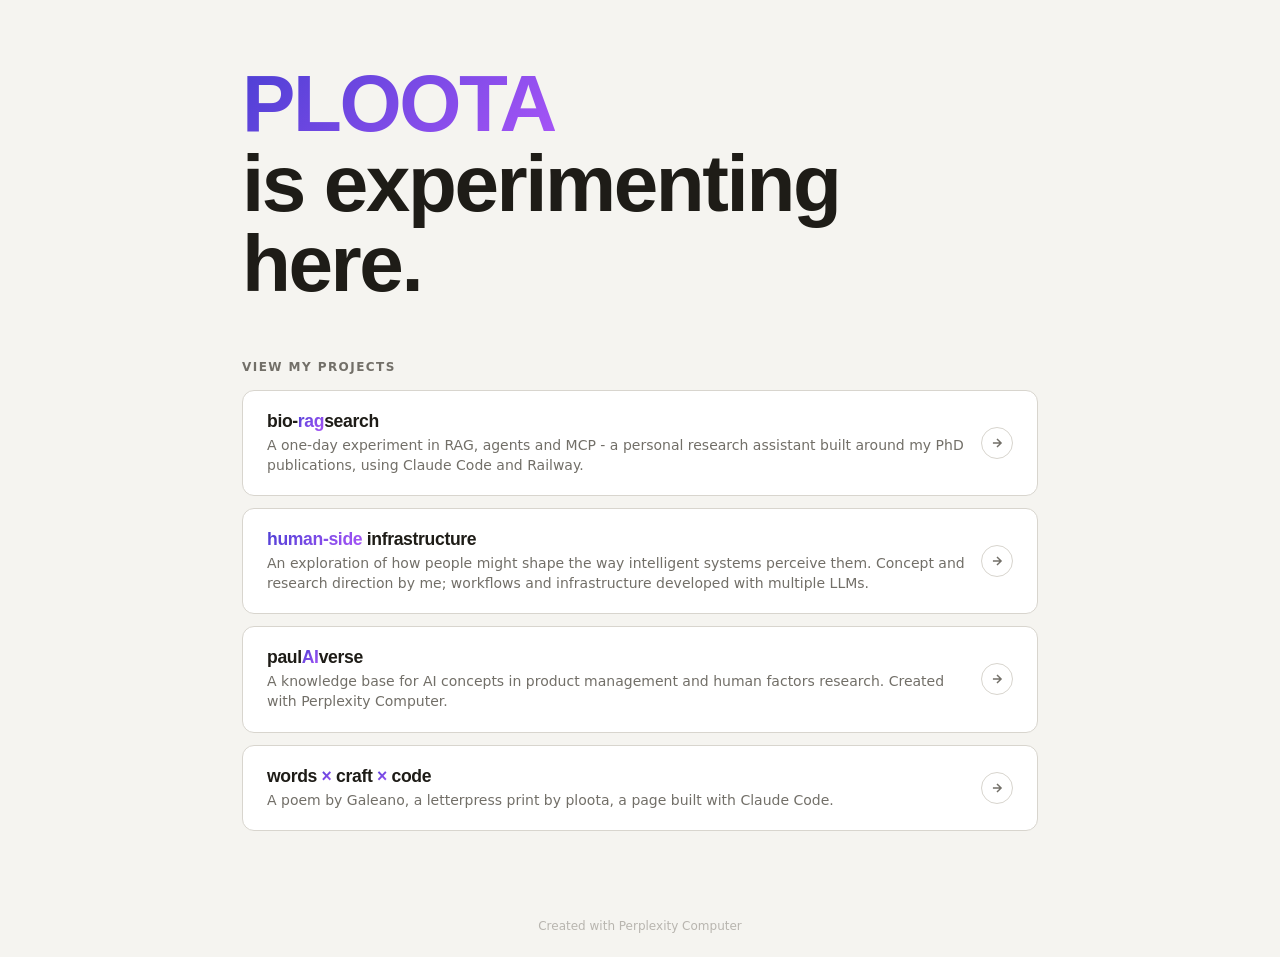
<file: index.html>
<!--
   ______                            __
  / ____/___  ____ ___  ____  __  __/ /____  _____
 / /   / __ \/ __ `__ \/ __ \/ / / / __/ _ \/ ___/
/ /___/ /_/ / / / / / / /_/ / /_/ / /_/  __/ /
\____/\____/_/ /_/ /_/ .___/\__,_/\__/\___/_/
                    /_/
        Created with Perplexity Computer
        https://www.perplexity.ai/computer
-->
<meta name="generator" content="Perplexity Computer">
<meta name="author" content="Perplexity Computer">
<meta property="og:see_also" content="https://www.perplexity.ai/computer">
<link rel="author" href="https://www.perplexity.ai/computer">
<!DOCTYPE html>
<html lang="en">
<head>
  <meta charset="UTF-8">
  <meta name="viewport" content="width=device-width, initial-scale=1.0">
  <title>ploota</title>
  <meta name="description" content="Paula Pluta's corner of the internet — experiments in AI, product, and research.">

  <!-- Open Graph -->
  <meta property="og:title" content="ploota">
  <meta property="og:description" content="Paula Pluta's corner of the internet — experiments in AI, product, and research.">
  <meta property="og:type" content="website">
  <meta name="twitter:card" content="summary">
  <meta name="twitter:title" content="ploota">
  <meta name="twitter:description" content="Paula Pluta's corner of the internet — experiments in AI, product, and research.">

  <!-- Fonts -->
  <link href="https://api.fontshare.com/v2/css?f[]=cabinet-grotesk@400,500,700,800&f[]=satoshi@400,500,700&display=swap" rel="stylesheet">

  <style>
    *, *::before, *::after { box-sizing: border-box; margin: 0; padding: 0; }

    :root {
      --bg:       #f5f4f0;
      --text:     #1e1c17;
      --muted:    #726f68;
      --faint:    #b8b5af;
      --border:   #d8d5ce;
      --surface:  #ffffff;
      --grad-a:   #4c3fd4;
      --grad-b:   #a855f7;
    }

    html, body {
      height: 100%;
    }

    body {
      background: var(--bg);
      color: var(--text);
      font-family: 'Satoshi', system-ui, sans-serif;
      min-height: 100vh;
      display: flex;
      flex-direction: column;
    }

    /* ── Gradient utility ── */
    .g {
      background: linear-gradient(135deg, var(--grad-a) 0%, var(--grad-b) 100%);
      -webkit-background-clip: text;
      -webkit-text-fill-color: transparent;
      background-clip: text;
    }

    /* ── Nav ── */
    nav {
      padding: 1.5rem 2rem;
      display: flex;
      align-items: center;
    }

    .wordmark {
      font-family: 'Cabinet Grotesk', sans-serif;
      font-weight: 800;
      font-size: 1.1rem;
      letter-spacing: -0.02em;
      text-decoration: none;
      color: var(--text);
    }

    /* ── Hero ── */
    .hero {
      flex: 1;
      display: flex;
      flex-direction: column;
      justify-content: center;
      align-items: flex-start;
      padding: 4rem 2rem;
      max-width: 860px;
      margin: 0 auto;
      width: 100%;
    }

    .hero-label {
      font-size: 0.8rem;
      font-weight: 500;
      letter-spacing: 0.1em;
      text-transform: uppercase;
      color: var(--faint);
      margin-bottom: 1.5rem;
    }

    .hero-headline {
      font-family: 'Cabinet Grotesk', sans-serif;
      font-weight: 800;
      font-size: clamp(2.8rem, 5vw + 1rem, 6rem);
      line-height: 1.0;
      letter-spacing: -0.03em;
      color: var(--text);
      margin-bottom: 3.5rem;
    }

    /* ── Projects ── */
    .projects-label {
      font-size: 0.75rem;
      font-weight: 600;
      letter-spacing: 0.12em;
      text-transform: uppercase;
      color: var(--muted);
      margin-bottom: 1rem;
    }

    .projects-list {
      list-style: none;
      display: flex;
      flex-direction: column;
      gap: 0.75rem;
      width: 100%;
    }

    .project-card {
      display: flex;
      align-items: center;
      justify-content: space-between;
      padding: 1.25rem 1.5rem;
      background: var(--surface);
      border: 1px solid var(--border);
      border-radius: 12px;
      text-decoration: none;
      color: var(--text);
      transition: border-color 0.18s, box-shadow 0.18s, transform 0.18s;
      gap: 1rem;
    }

    .project-card:hover {
      border-color: var(--grad-a);
      box-shadow: 0 4px 20px rgba(76, 63, 212, 0.08);
      transform: translateY(-1px);
    }

    .project-card-left {
      display: flex;
      flex-direction: column;
      gap: 0.25rem;
    }

    .project-name {
      font-family: 'Cabinet Grotesk', sans-serif;
      font-weight: 700;
      font-size: 1.1rem;
      letter-spacing: -0.02em;
    }

    .project-desc {
      font-size: 0.875rem;
      color: var(--muted);
      line-height: 1.4;
    }

    .project-arrow {
      flex-shrink: 0;
      width: 32px;
      height: 32px;
      border-radius: 50%;
      border: 1px solid var(--border);
      display: flex;
      align-items: center;
      justify-content: center;
      color: var(--muted);
      transition: background 0.18s, border-color 0.18s, color 0.18s;
    }

    .project-card:hover .project-arrow {
      background: linear-gradient(135deg, var(--grad-a), var(--grad-b));
      border-color: transparent;
      color: #fff;
    }

    /* ── Footer ── */
    footer {
      padding: 1.5rem 2rem;
      text-align: center;
      font-size: 0.75rem;
      color: var(--faint);
    }

    footer a {
      color: var(--faint);
      text-decoration: none;
    }
    footer a:hover { color: var(--muted); }

    /* ── Responsive ── */
    @media (max-width: 480px) {
      nav { padding: 1.25rem 1.25rem; }
      .hero { padding: 0 1.25rem 3rem; }
    }
  </style>
</head>
<body>

  <main class="hero">
    <h1 class="hero-headline"><span class="g">PLOOTA</span><br>is experimenting<br>here.</h1>

    <p class="projects-label">View my projects</p>
    <ul class="projects-list">
      <li>
        <a href="/bio-ragsearch/" class="project-card">
          <div class="project-card-left">
            <span class="project-name">bio-<span class="g">rag</span>search</span>
            <span class="project-desc">A one-day experiment in RAG, agents and MCP - a personal research assistant built around my PhD publications, using Claude Code and Railway.</span>
          </div>
          <span class="project-arrow" aria-hidden="true">
            <svg width="14" height="14" viewBox="0 0 24 24" fill="none" stroke="currentColor" stroke-width="2.5"><path d="M5 12h14M12 5l7 7-7 7"/></svg>
          </span>
        </a>
      </li>
      <li>
        <a href="/hsi/" class="project-card">
          <div class="project-card-left">
            <span class="project-name"><span class="g">human-side</span> infrastructure</span>
            <span class="project-desc">An exploration of how people might shape the way intelligent systems perceive them. Concept and research direction by me; workflows and infrastructure developed with multiple LLMs.</span>
          </div>
          <span class="project-arrow" aria-hidden="true">
            <svg width="14" height="14" viewBox="0 0 24 24" fill="none" stroke="currentColor" stroke-width="2.5"><path d="M5 12h14M12 5l7 7-7 7"/></svg>
          </span>
        </a>
      </li>
      <li>
        <a href="/paulaiverse/" class="project-card">
          <div class="project-card-left">
            <span class="project-name">paul<span class="g">AI</span>verse</span>
            <span class="project-desc">A knowledge base for AI concepts in product management and human factors research. Created with Perplexity Computer.</span>
          </div>
          <span class="project-arrow" aria-hidden="true">
            <svg width="14" height="14" viewBox="0 0 24 24" fill="none" stroke="currentColor" stroke-width="2.5"><path d="M5 12h14M12 5l7 7-7 7"/></svg>
          </span>
        </a>
      </li>
      <li>
        <a href="/wordscraftcode/" class="project-card">
          <div class="project-card-left">
            <span class="project-name">words <span class="g">×</span> craft <span class="g">×</span> code</span>
            <span class="project-desc">A poem by Galeano, a letterpress print by ploota, a page built with Claude Code.</span>
          </div>
          <span class="project-arrow" aria-hidden="true">
            <svg width="14" height="14" viewBox="0 0 24 24" fill="none" stroke="currentColor" stroke-width="2.5"><path d="M5 12h14M12 5l7 7-7 7"/></svg>
          </span>
        </a>
      </li>
    </ul>
  </main>

  <footer>
    <a href="https://www.perplexity.ai/computer" target="_blank" rel="noopener noreferrer">Created with Perplexity Computer</a>
  </footer>

</body>
</html>
</file>
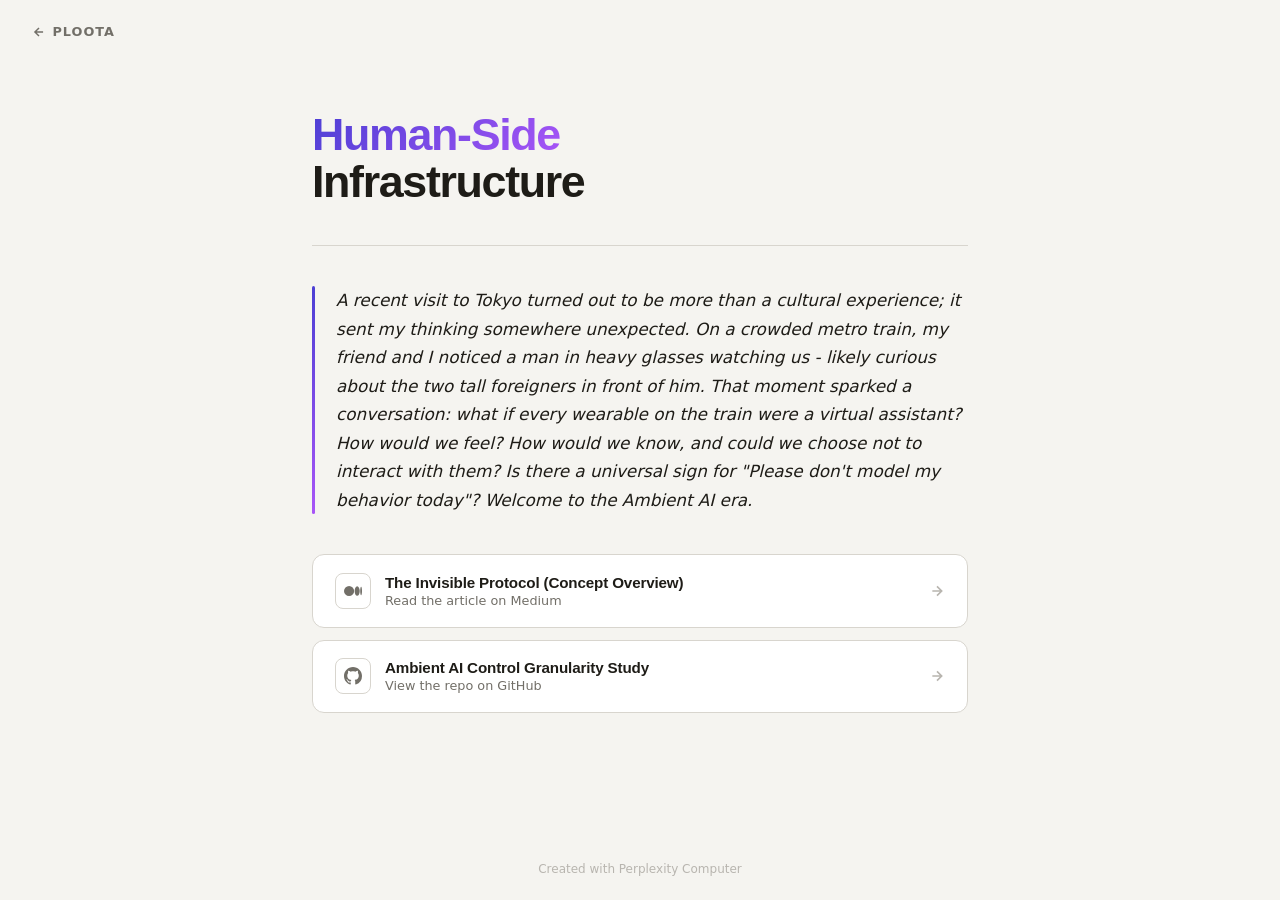
<file: hsi/index.html>
<!DOCTYPE html>
<html lang="en">
<head>
  <meta charset="UTF-8">
  <meta name="viewport" content="width=device-width, initial-scale=1.0">
  <title>hsi</title>
  <meta name="description" content="The Invisible Protocol: Why Ambient AI Needs Human-Side Infrastructure. A project by Paula Pluta.">

  <!-- Open Graph -->
  <meta property="og:title" content="Human-Side Infrastructure - ploota">
  <meta property="og:description" content="Why Ambient AI needs protocols built for humans, not just machines.">
  <meta property="og:type" content="website">
  <meta name="twitter:card" content="summary">
  <meta name="twitter:title" content="Human-Side Infrastructure - ploota">
  <meta name="twitter:description" content="Why Ambient AI needs protocols built for humans, not just machines.">

  <!-- Fonts -->
  <link href="https://api.fontshare.com/v2/css?f[]=cabinet-grotesk@400,500,700,800&f[]=satoshi@400,500,700&display=swap" rel="stylesheet">

  <style>
    *, *::before, *::after { box-sizing: border-box; margin: 0; padding: 0; }

    :root {
      --bg:      #f5f4f0;
      --text:    #1e1c17;
      --muted:   #726f68;
      --faint:   #b8b5af;
      --border:  #d8d5ce;
      --surface: #ffffff;
      --grad-a:  #4c3fd4;
      --grad-b:  #a855f7;
    }

    body {
      background: var(--bg);
      color: var(--text);
      font-family: 'Satoshi', system-ui, sans-serif;
      min-height: 100vh;
      display: flex;
      flex-direction: column;
    }

    .g {
      background: linear-gradient(135deg, var(--grad-a) 0%, var(--grad-b) 100%);
      -webkit-background-clip: text;
      -webkit-text-fill-color: transparent;
      background-clip: text;
    }

    /* ── Nav ── */
    nav {
      padding: 1.5rem 2rem;
      display: flex;
      align-items: center;
    }

    .back-link {
      font-size: 0.8rem;
      font-weight: 600;
      letter-spacing: 0.08em;
      text-transform: uppercase;
      color: var(--muted);
      text-decoration: none;
      display: flex;
      align-items: center;
      gap: 0.4rem;
      transition: color 0.15s;
    }
    .back-link:hover { color: var(--text); }

    /* ── Main ── */
    main {
      flex: 1;
      max-width: 720px;
      width: 100%;
      margin: 0 auto;
      padding: 3rem 2rem 5rem;
    }

    /* ── Label ── */
    .label {
      font-size: 0.75rem;
      font-weight: 600;
      letter-spacing: 0.12em;
      text-transform: uppercase;
      color: var(--faint);
      margin-bottom: 1rem;
    }

    /* ── Title ── */
    .project-title {
      font-family: 'Cabinet Grotesk', sans-serif;
      font-weight: 800;
      font-size: clamp(1.6rem, 3vw + 0.5rem, 2.8rem);
      line-height: 1.05;
      letter-spacing: -0.03em;
      color: var(--text);
      margin-bottom: 2.5rem;
    }

    /* ── Divider ── */
    .divider {
      height: 1px;
      background: var(--border);
      margin-bottom: 2.5rem;
    }

    /* ── Pull quote / fragment ── */
    .fragment {
      position: relative;
      padding-left: 1.5rem;
      margin-bottom: 2.5rem;
    }

    .fragment::before {
      content: '';
      position: absolute;
      left: 0;
      top: 0;
      bottom: 0;
      width: 3px;
      border-radius: 2px;
      background: linear-gradient(180deg, var(--grad-a), var(--grad-b));
    }

    .fragment p {
      font-size: clamp(0.875rem, 1.5vw + 0.25rem, 1.05rem);
      line-height: 1.7;
      color: var(--text);
      font-style: italic;
    }

    /* ── Links ── */
    .links {
      display: flex;
      flex-direction: column;
      gap: 0.75rem;
    }

    .ext-link {
      display: flex;
      align-items: center;
      justify-content: space-between;
      padding: 1.1rem 1.4rem;
      background: var(--surface);
      border: 1px solid var(--border);
      border-radius: 12px;
      text-decoration: none;
      color: var(--text);
      transition: border-color 0.18s, box-shadow 0.18s, transform 0.18s;
      gap: 1rem;
    }

    .ext-link:hover {
      border-color: var(--grad-a);
      box-shadow: 0 4px 20px rgba(76, 63, 212, 0.08);
      transform: translateY(-1px);
    }

    .ext-link-left {
      display: flex;
      align-items: center;
      gap: 0.85rem;
    }

    .ext-link-icon {
      width: 36px;
      height: 36px;
      border-radius: 8px;
      border: 1px solid var(--border);
      display: flex;
      align-items: center;
      justify-content: center;
      flex-shrink: 0;
      color: var(--muted);
    }

    .ext-link-text {
      display: flex;
      flex-direction: column;
      gap: 0.15rem;
    }

    .ext-link-name {
      font-family: 'Cabinet Grotesk', sans-serif;
      font-weight: 700;
      font-size: 0.95rem;
      letter-spacing: -0.01em;
    }

    .ext-link-sub {
      font-size: 0.8rem;
      color: var(--muted);
    }

    .ext-link-arrow {
      flex-shrink: 0;
      color: var(--faint);
      transition: color 0.18s;
    }
    .ext-link:hover .ext-link-arrow { color: var(--grad-a); }

    /* ── Footer ── */
    footer {
      padding: 1.5rem 2rem;
      text-align: center;
      font-size: 0.75rem;
      color: var(--faint);
    }
    footer a { color: var(--faint); text-decoration: none; }
    footer a:hover { color: var(--muted); }

    @media (max-width: 480px) {
      nav { padding: 1.25rem 1.25rem; }
      main { padding: 2rem 1.25rem 4rem; }
    }
  </style>
</head>
<body>

  <nav>
    <a href="/" class="back-link">
      <svg width="14" height="14" viewBox="0 0 24 24" fill="none" stroke="currentColor" stroke-width="2.5"><path d="M19 12H5M12 5l-7 7 7 7"/></svg>
      ploota
    </a>
  </nav>

  <main>
    <h1 class="project-title"><span class="g">Human-Side</span><br>Infrastructure</h1>

    <div class="divider"></div>

    <div class="fragment">
      <p>A recent visit to Tokyo turned out to be more than a cultural experience; it sent my thinking somewhere unexpected. On a crowded metro train, my friend and I noticed a man in heavy glasses watching us - likely curious about the two tall foreigners in front of him. That moment sparked a conversation: what if every wearable on the train were a virtual assistant? How would we feel? How would we know, and could we choose not to interact with them? Is there a universal sign for "Please don't model my behavior today"? Welcome to the Ambient AI era.</p>
    </div>

    <div class="links">
      <a href="https://medium.com/@paula.pluta/the-invisible-protocol-why-ambient-ai-needs-human-side-infrastructure-9fbb3c1de825" target="_blank" rel="noopener noreferrer" class="ext-link">
        <div class="ext-link-left">
          <div class="ext-link-icon">
            <!-- Medium M icon -->
            <svg width="18" height="18" viewBox="0 0 24 24" fill="currentColor"><path d="M13.54 12a6.8 6.8 0 01-6.77 6.82A6.8 6.8 0 010 12a6.8 6.8 0 016.77-6.82A6.8 6.8 0 0113.54 12zm7.42 0c0 3.54-1.51 6.42-3.38 6.42-1.87 0-3.39-2.88-3.39-6.42s1.52-6.42 3.39-6.42 3.38 2.88 3.38 6.42M24 12c0 3.17-.53 5.75-1.19 5.75-.66 0-1.19-2.58-1.19-5.75s.53-5.75 1.19-5.75C23.47 6.25 24 8.83 24 12z"/></svg>
          </div>
          <div class="ext-link-text">
            <span class="ext-link-name">The Invisible Protocol (Concept Overview)</span>
            <span class="ext-link-sub">Read the article on Medium</span>
          </div>
        </div>
        <svg class="ext-link-arrow" width="16" height="16" viewBox="0 0 24 24" fill="none" stroke="currentColor" stroke-width="2.5"><path d="M5 12h14M12 5l7 7-7 7"/></svg>
      </a>

      <a href="https://github.com/paulapluta/ambient-ai-hsi-mini-study" target="_blank" rel="noopener noreferrer" class="ext-link">
        <div class="ext-link-left">
          <div class="ext-link-icon">
            <!-- GitHub icon -->
            <svg width="18" height="18" viewBox="0 0 24 24" fill="currentColor"><path d="M12 0C5.37 0 0 5.37 0 12c0 5.31 3.435 9.795 8.205 11.385.6.105.825-.255.825-.57 0-.285-.015-1.23-.015-2.235-3.015.555-3.795-.735-4.035-1.41-.135-.345-.72-1.41-1.23-1.695-.42-.225-1.02-.78-.015-.795.945-.015 1.62.87 1.845 1.23 1.08 1.815 2.805 1.305 3.495.99.105-.78.42-1.305.765-1.605-2.67-.3-5.46-1.335-5.46-5.925 0-1.305.465-2.385 1.23-3.225-.12-.3-.54-1.53.12-3.18 0 0 1.005-.315 3.3 1.23.96-.27 1.98-.405 3-.405s2.04.135 3 .405c2.295-1.56 3.3-1.23 3.3-1.23.66 1.65.24 2.88.12 3.18.765.84 1.23 1.905 1.23 3.225 0 4.605-2.805 5.625-5.475 5.925.435.375.81 1.095.81 2.22 0 1.605-.015 2.895-.015 3.3 0 .315.225.69.825.57A12.02 12.02 0 0024 12c0-6.63-5.37-12-12-12z"/></svg>
          </div>
          <div class="ext-link-text">
            <span class="ext-link-name">Ambient AI Control Granularity Study</span>
            <span class="ext-link-sub">View the repo on GitHub</span>
          </div>
        </div>
        <svg class="ext-link-arrow" width="16" height="16" viewBox="0 0 24 24" fill="none" stroke="currentColor" stroke-width="2.5"><path d="M5 12h14M12 5l7 7-7 7"/></svg>
      </a>
    </div>
  </main>

  <footer>
    <a href="https://www.perplexity.ai/computer" target="_blank" rel="noopener noreferrer">Created with Perplexity Computer</a>
  </footer>

</body>
</html>
</file>
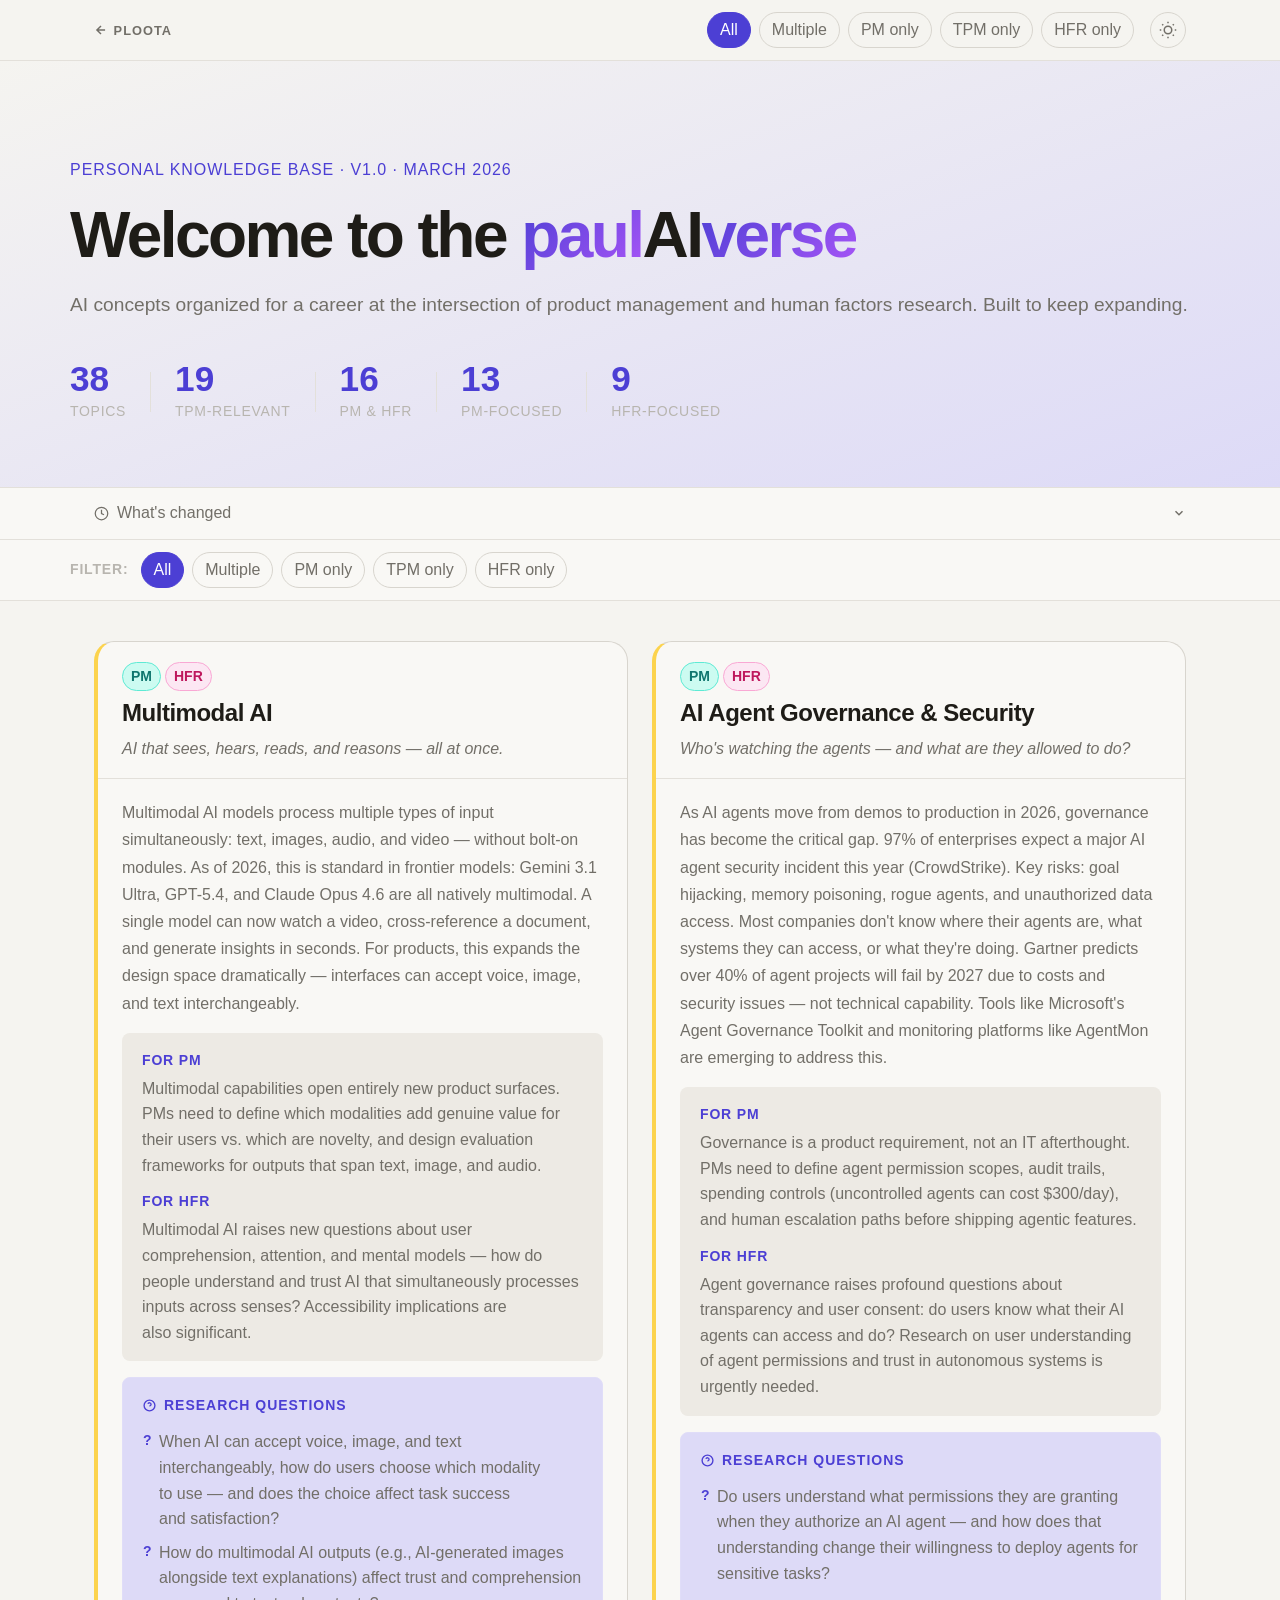
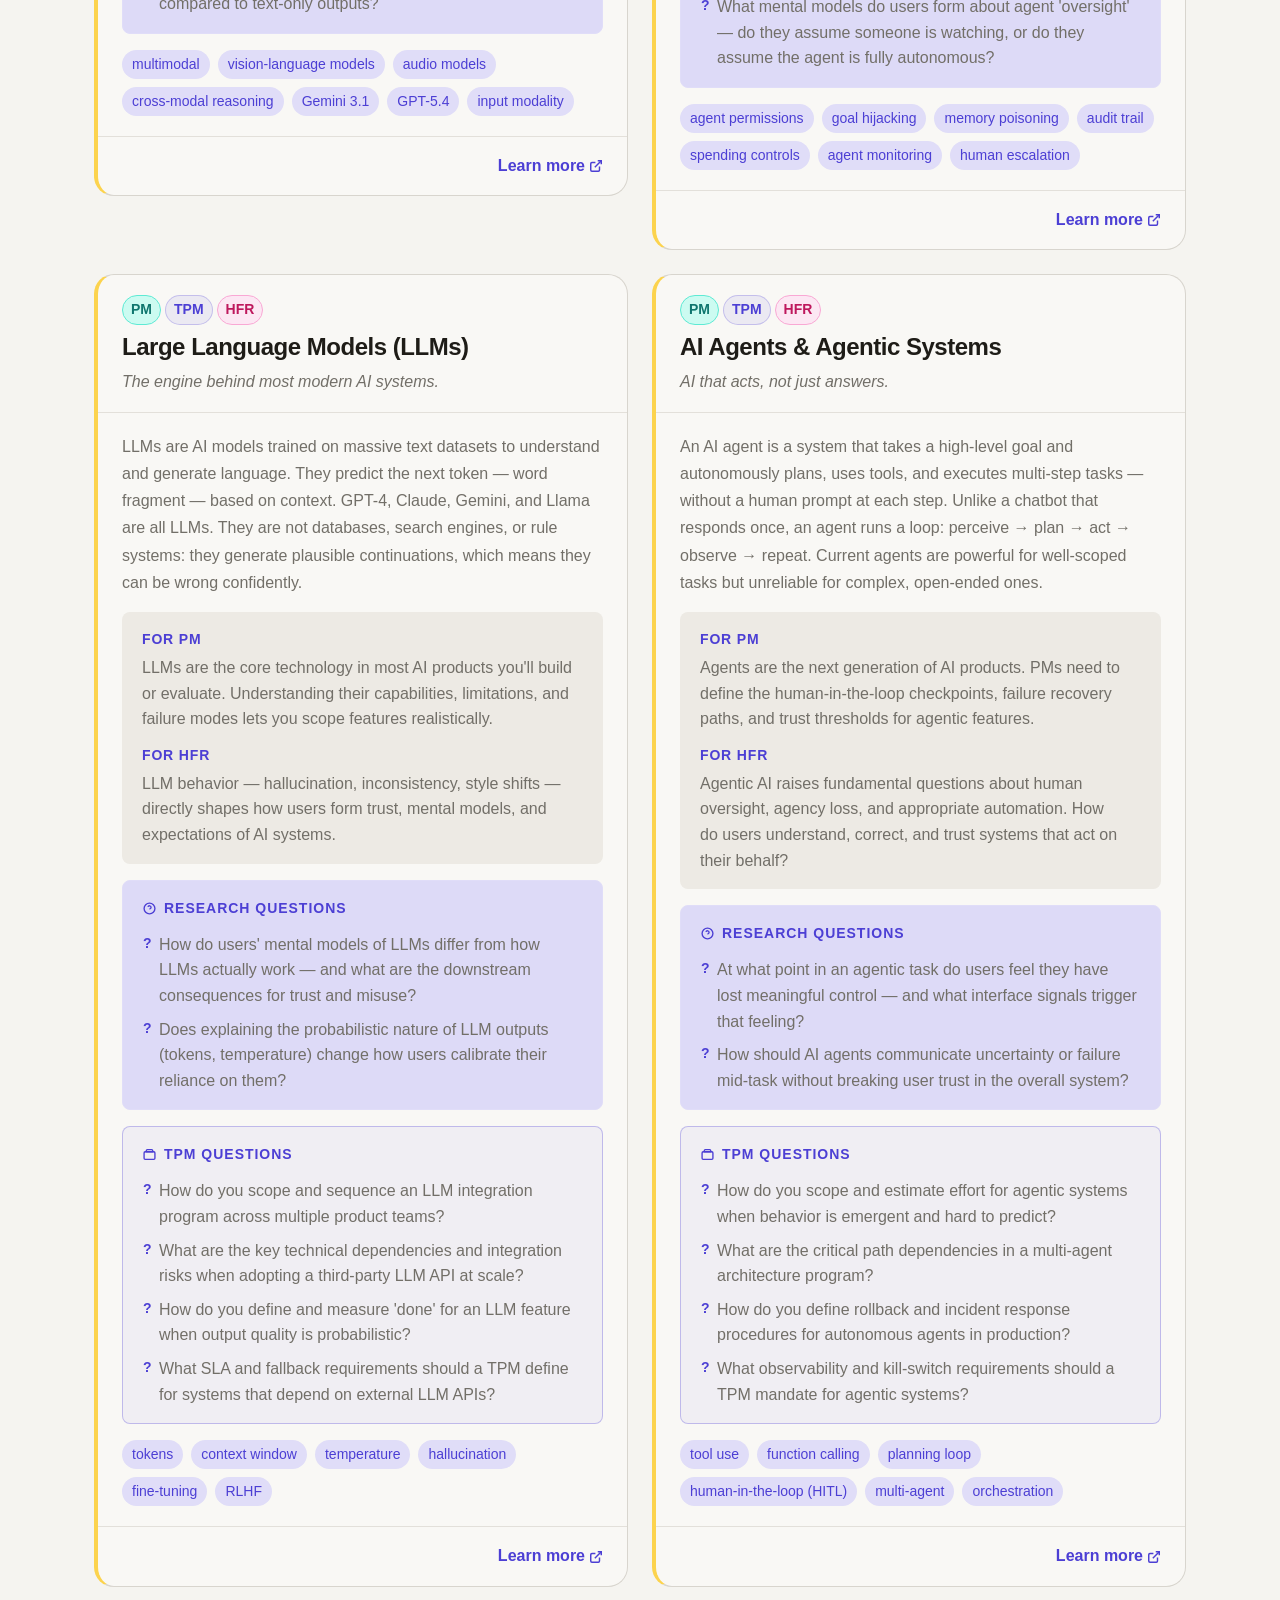
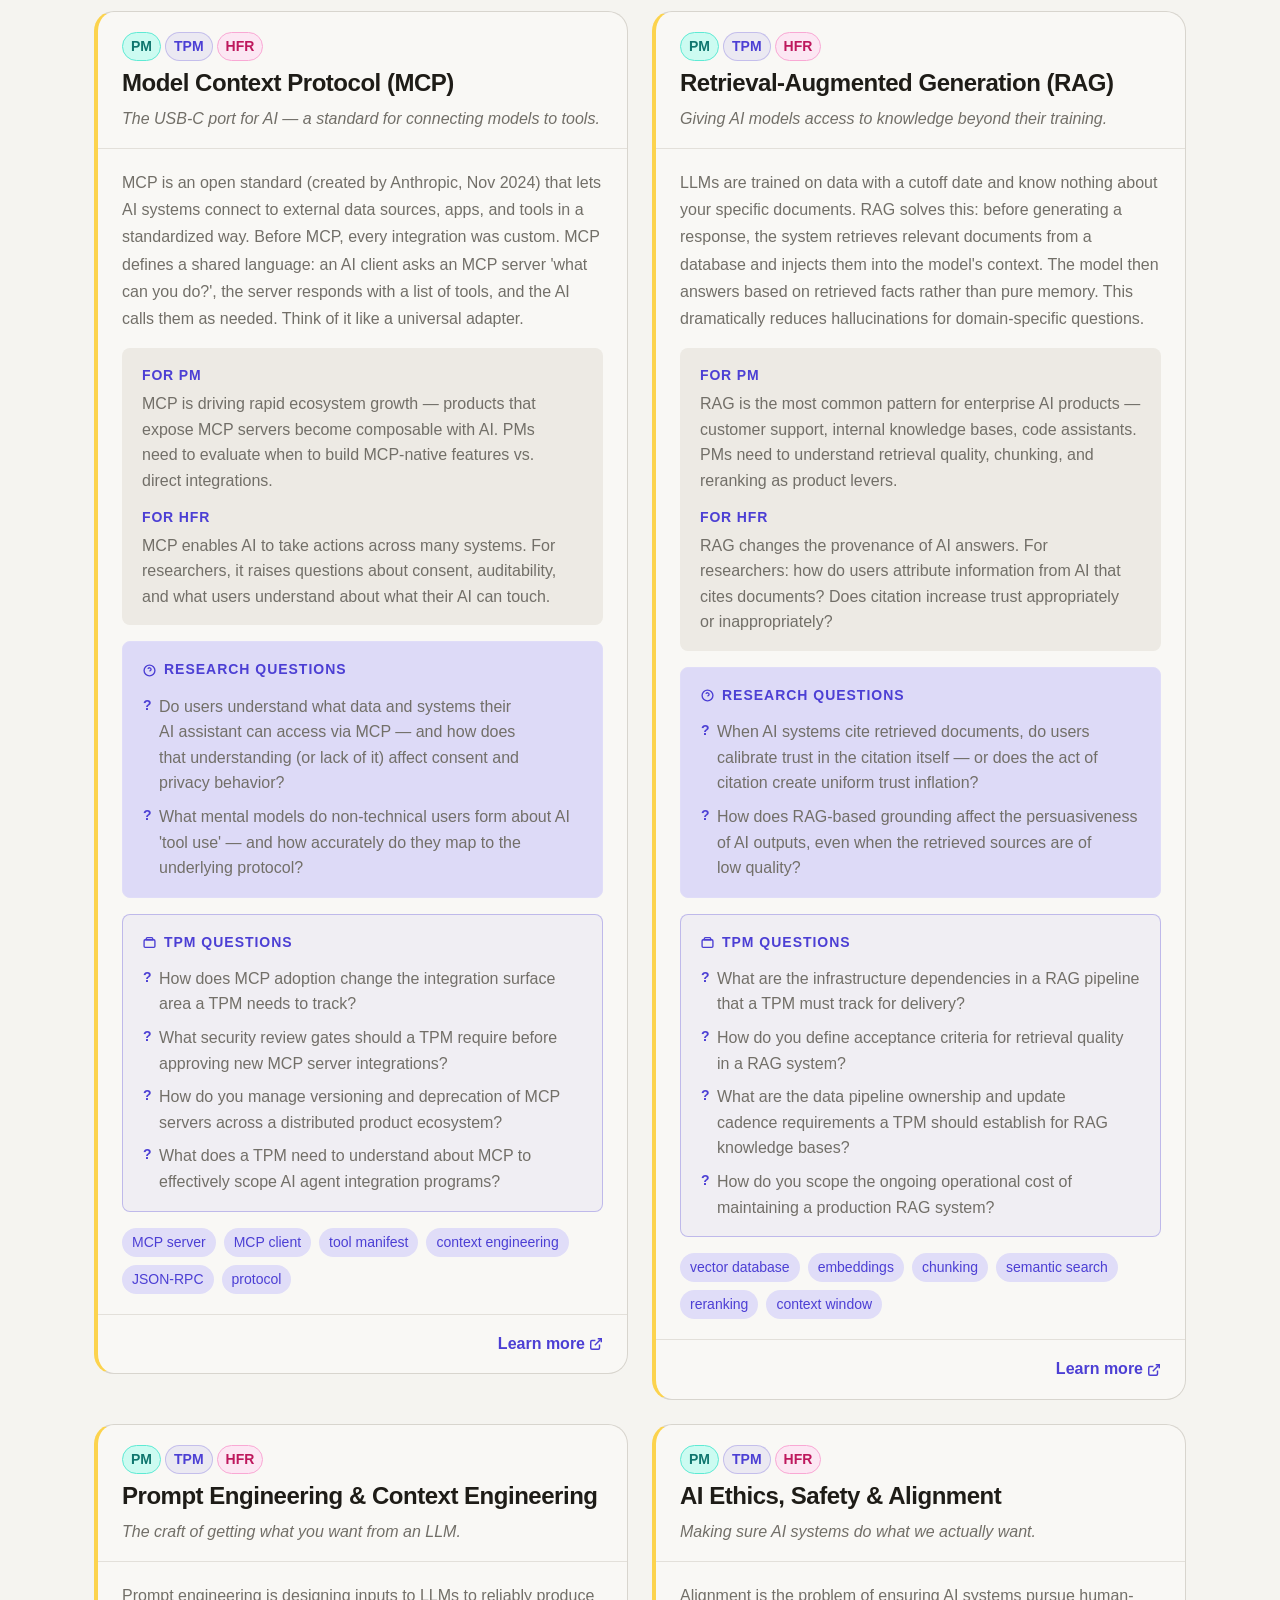
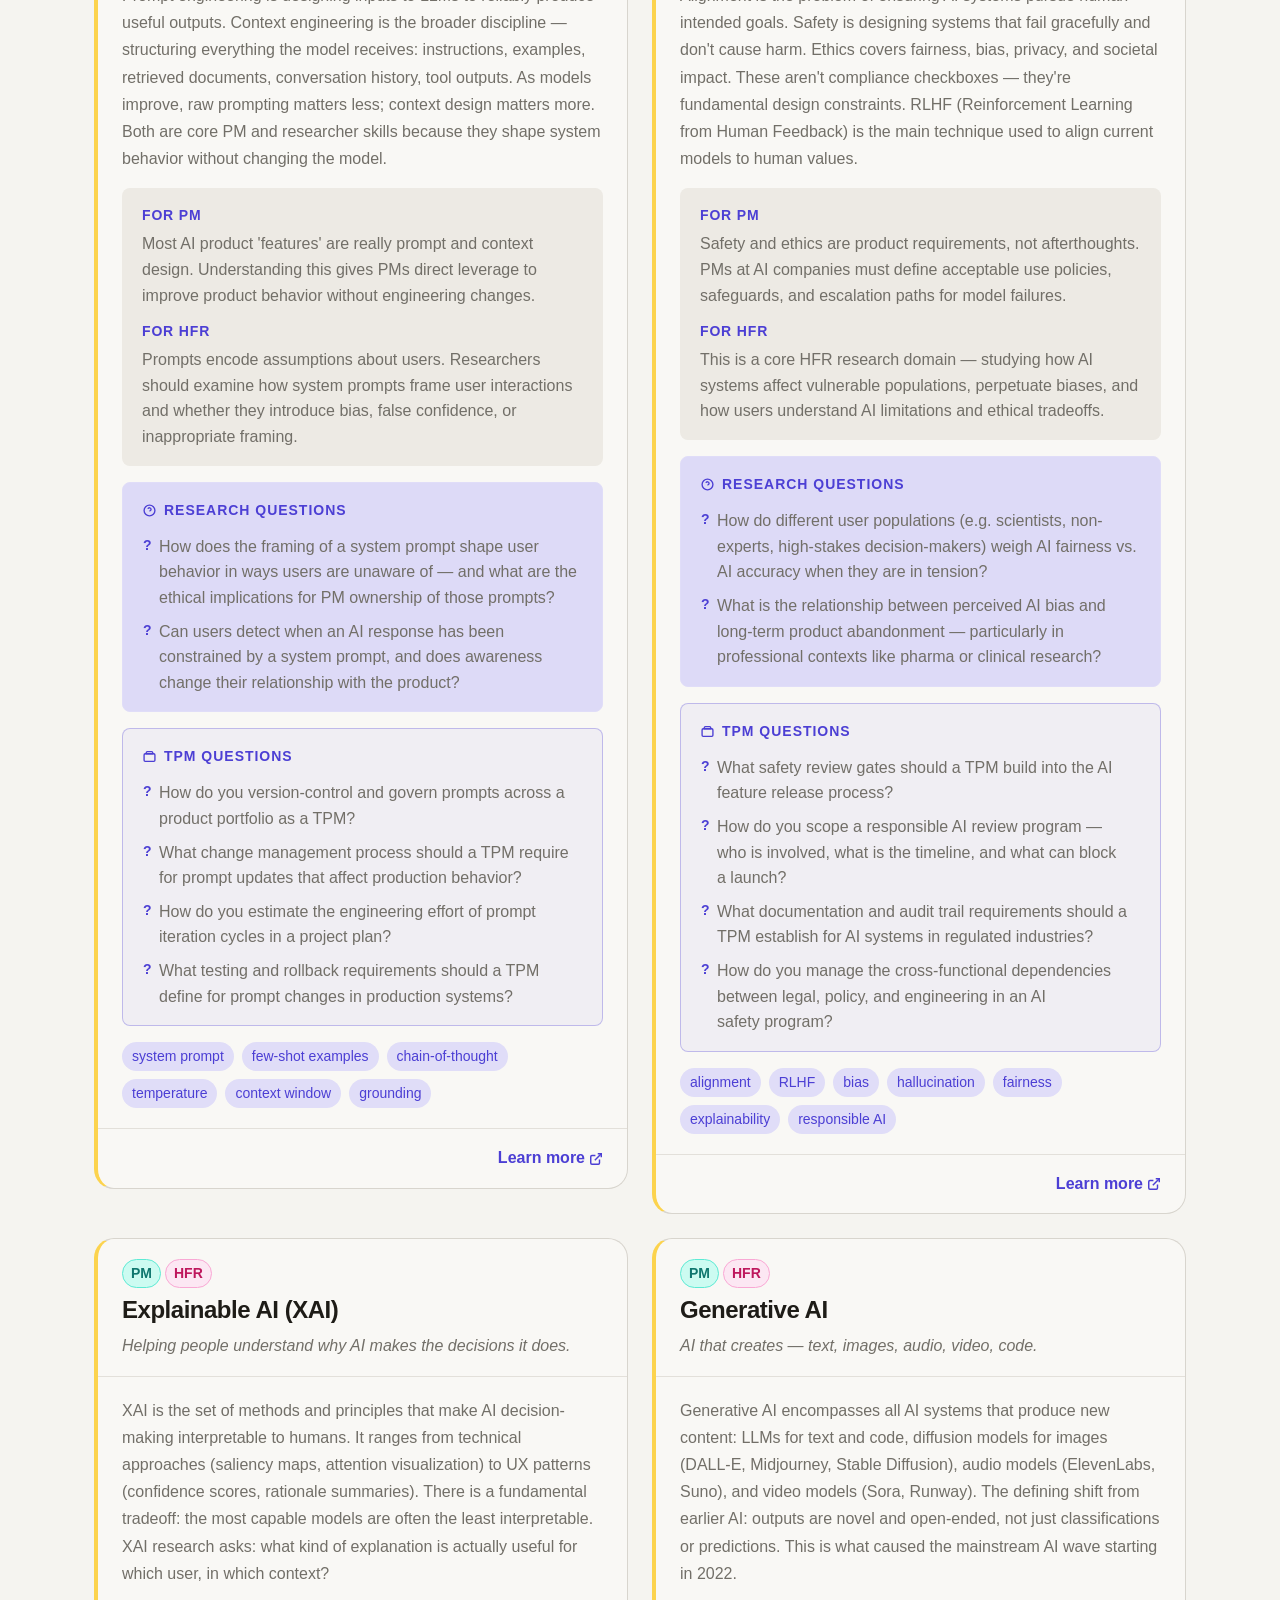
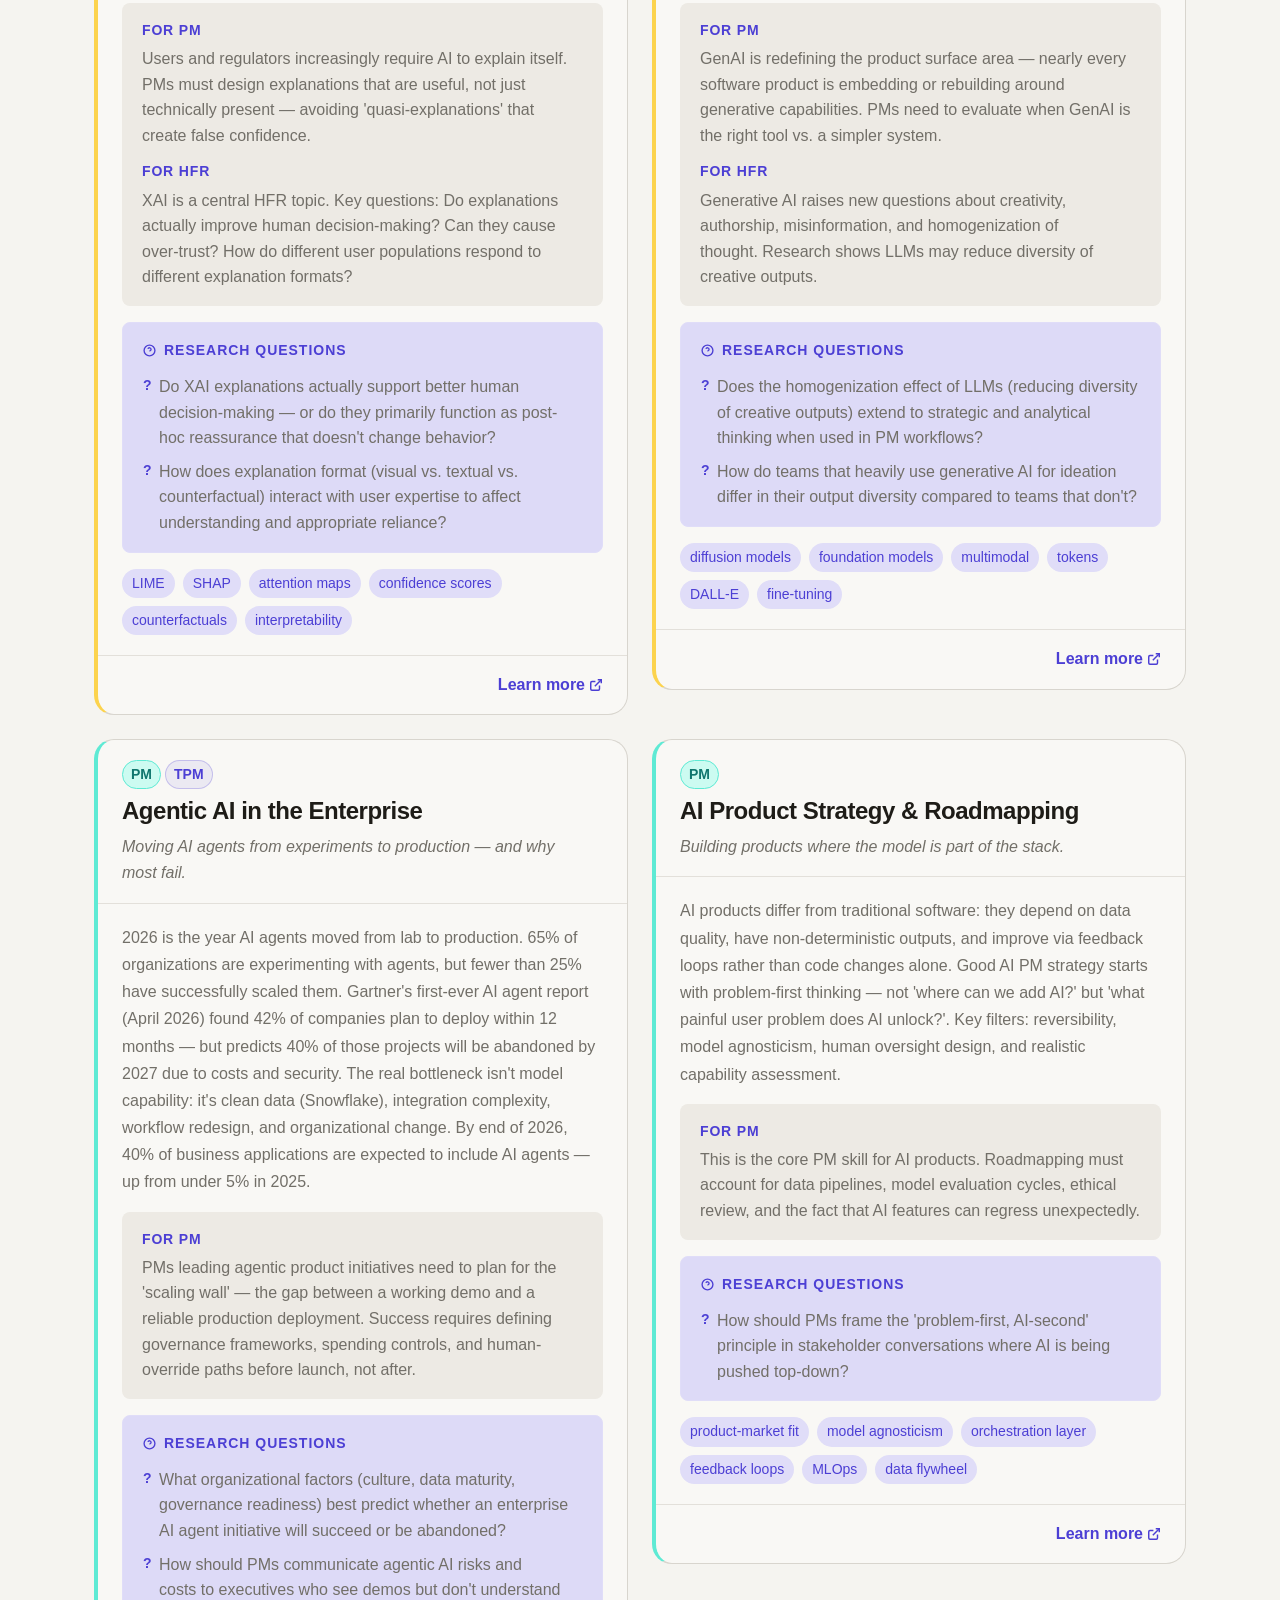
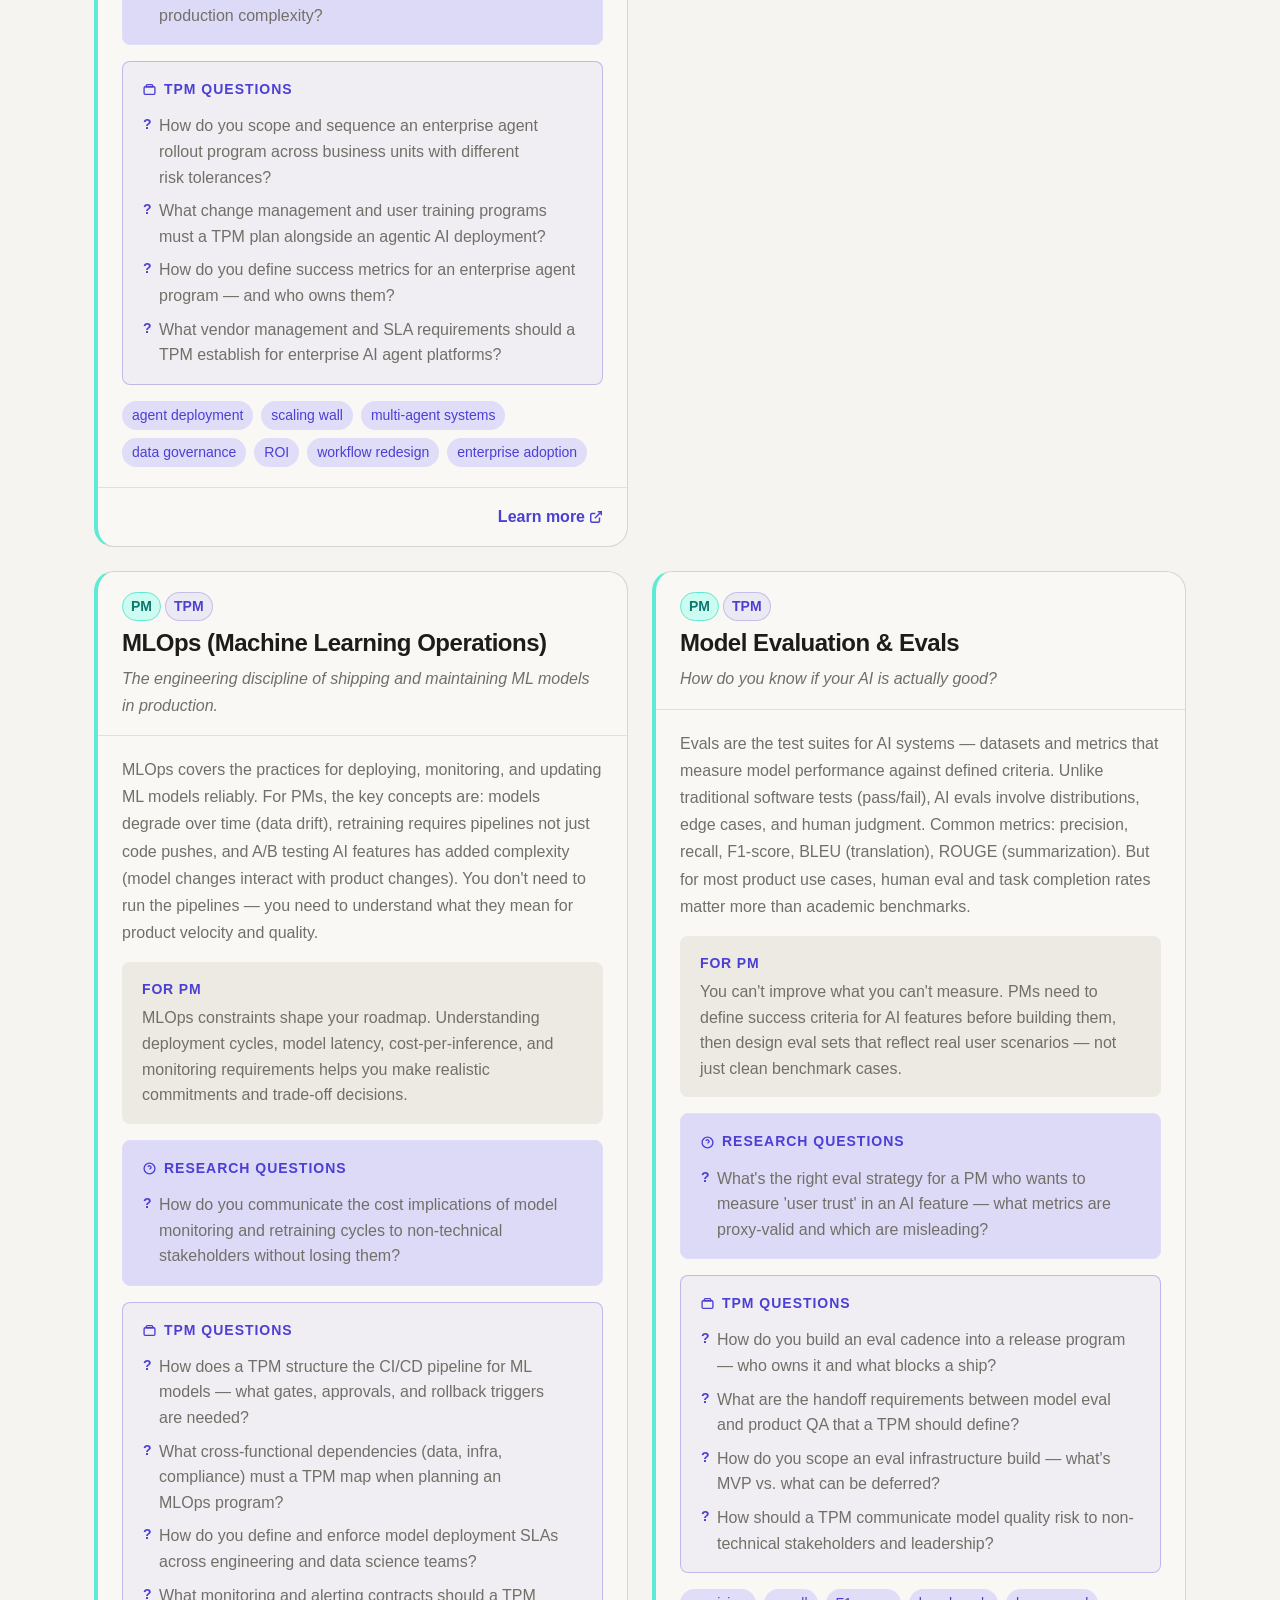
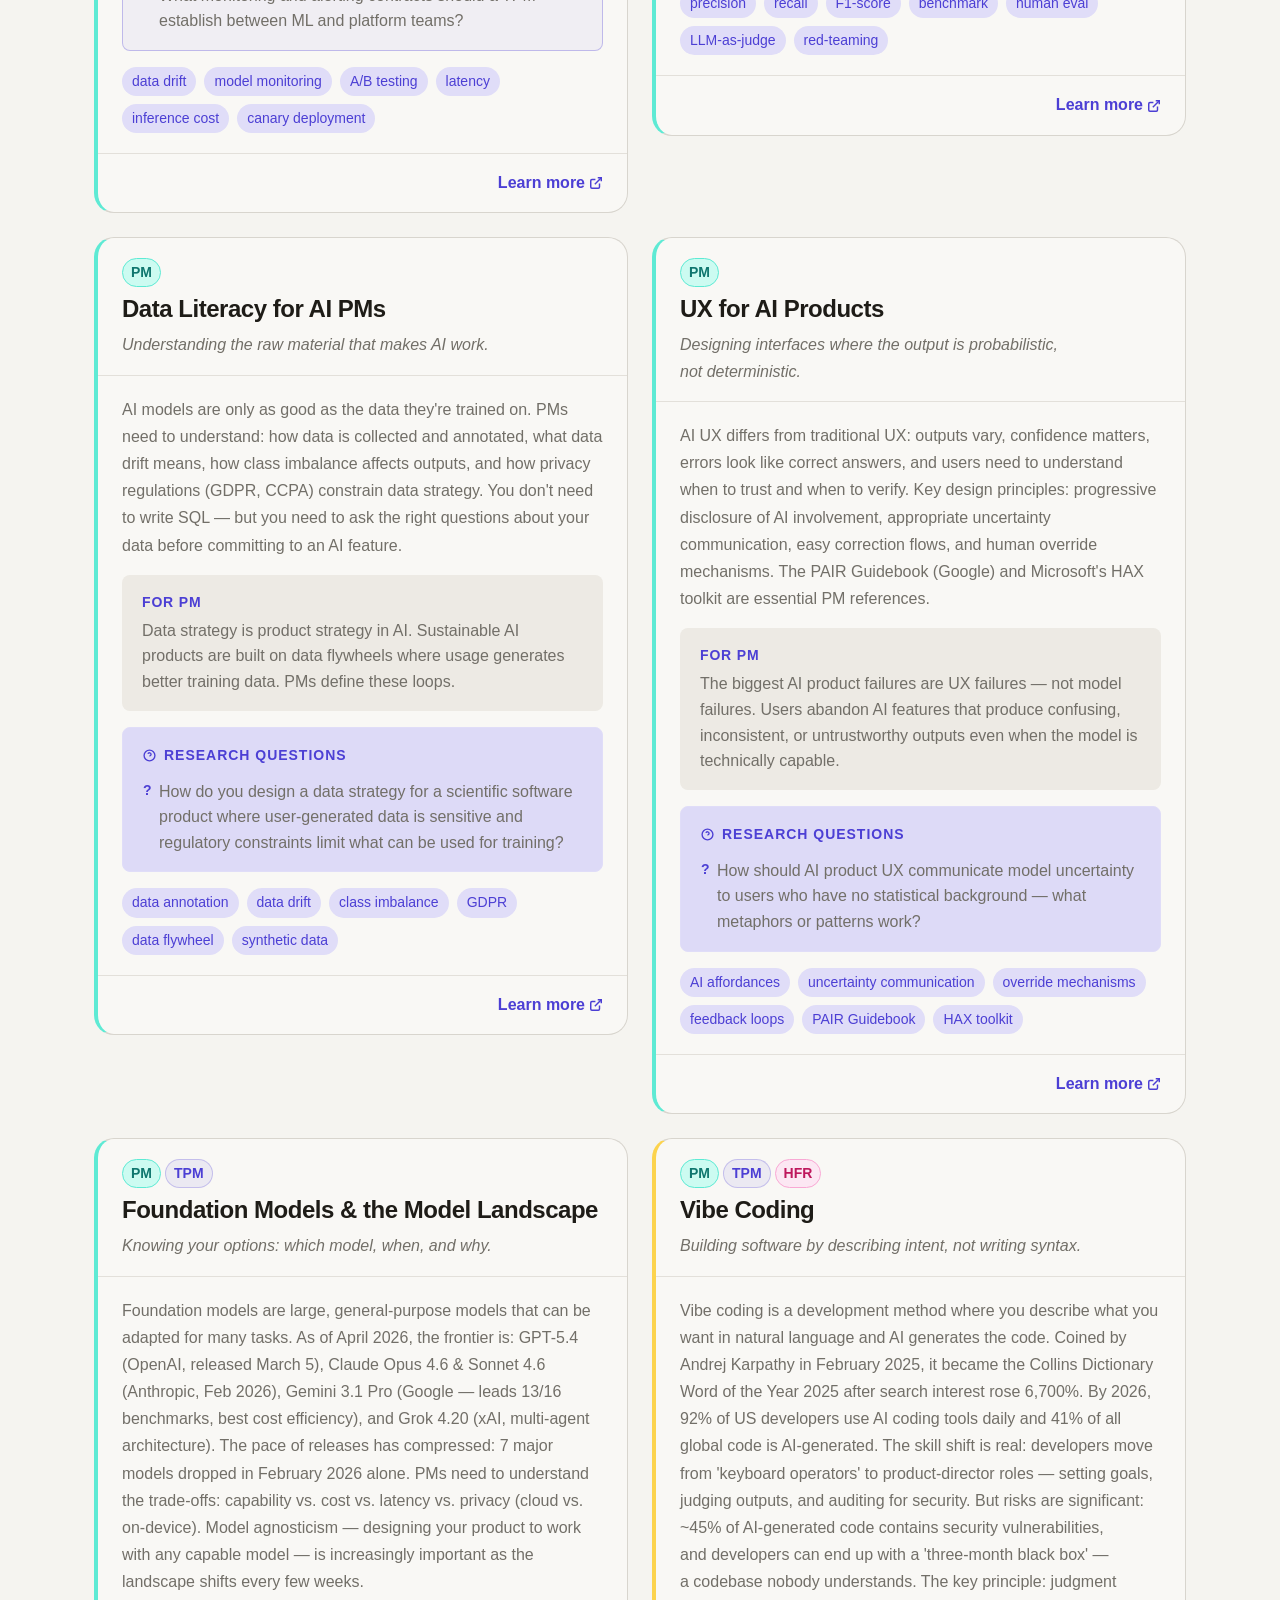
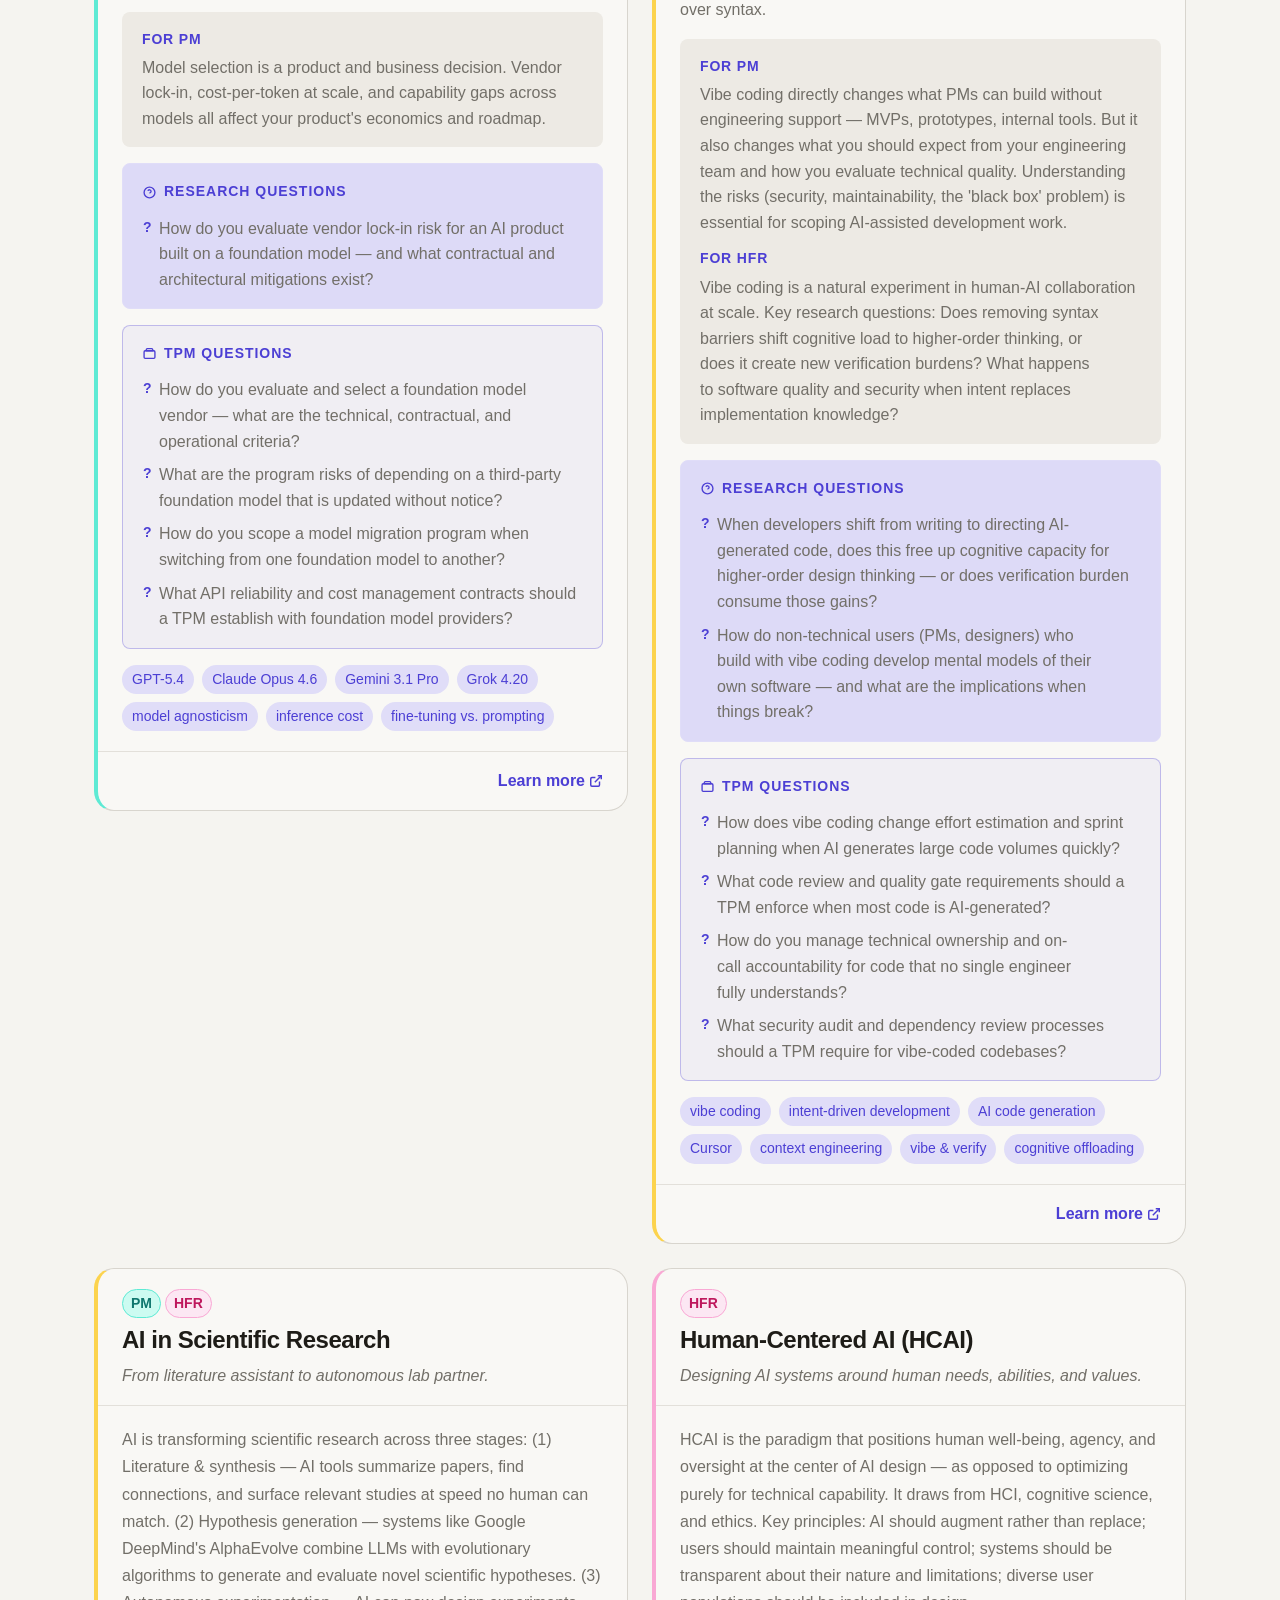
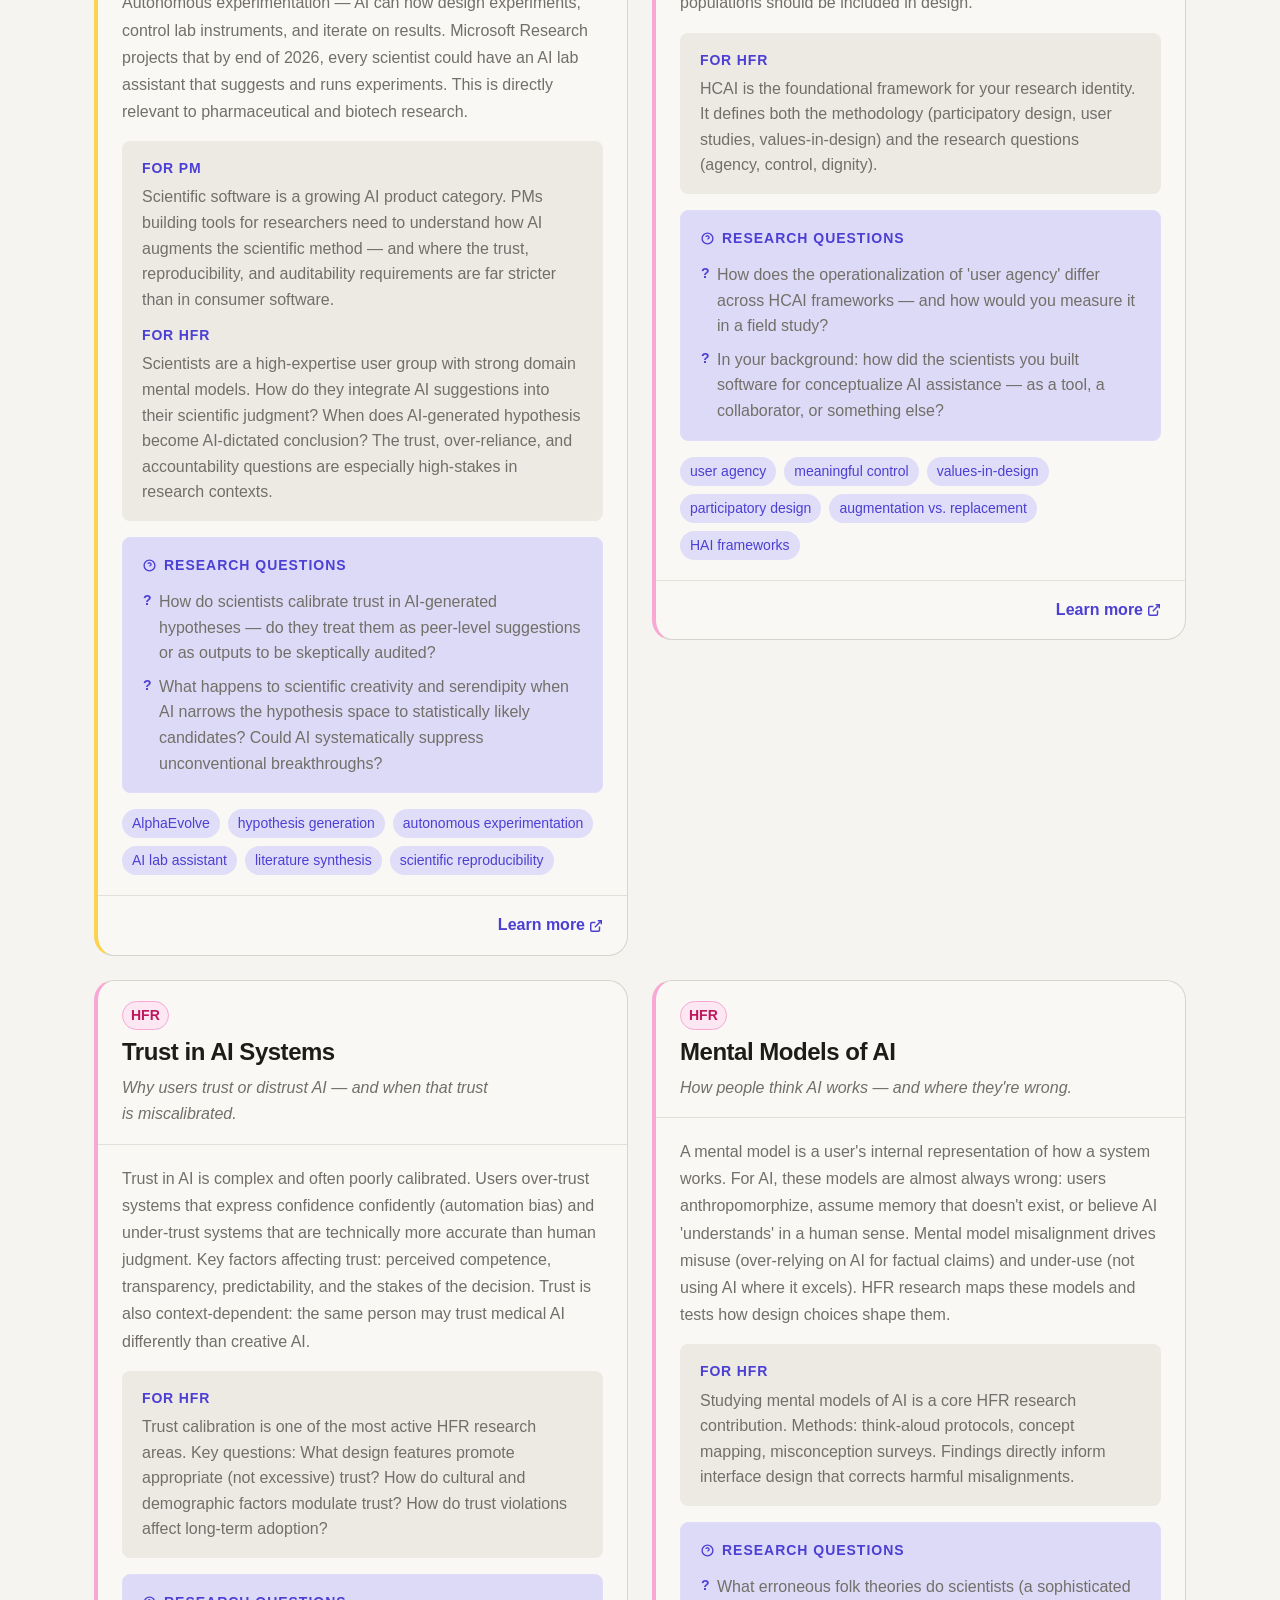
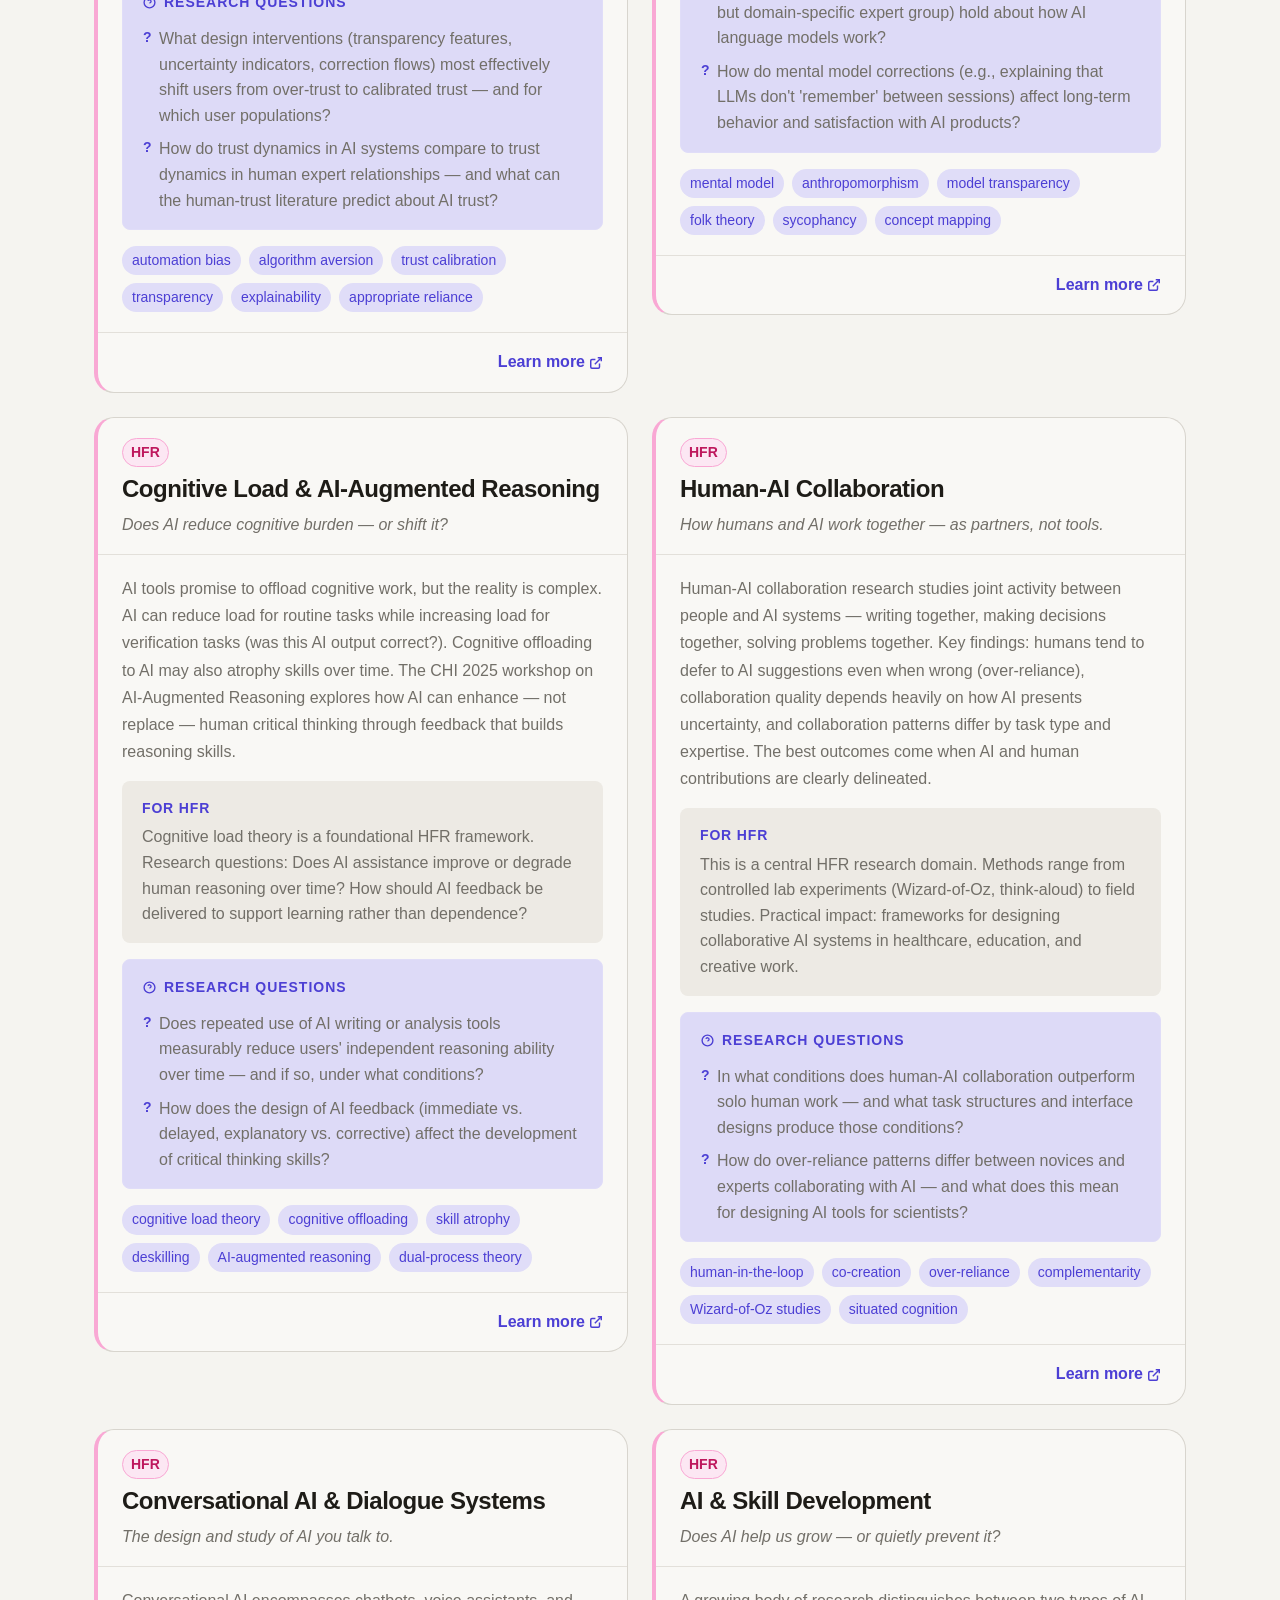
<file: paulaiverse/index.html>
<!--
   ______                            __
  / ____/___  ____ ___  ____  __  __/ /____  _____
 / /   / __ \/ __ `__ \/ __ \/ / / / __/ _ \/ ___/
/ /___/ /_/ / / / / / / /_/ / /_/ / /_/  __/ /
\____/\____/_/ /_/ /_/ .___/\__,_/\__/\___/_/
                    /_/
        Created with Perplexity Computer
        https://www.perplexity.ai/computer
-->

<!-- Perplexity Computer Attribution — SEO Meta Tags -->
<meta name="generator" content="Perplexity Computer">
<meta name="author" content="Perplexity Computer">
<meta property="og:see_also" content="https://www.perplexity.ai/computer">
<link rel="author" href="https://www.perplexity.ai/computer">
<!DOCTYPE html>
<html lang="en" data-theme="light">
<head>
  <meta charset="UTF-8">
  <meta name="viewport" content="width=device-width, initial-scale=1.0">
  <title>paulaiverse</title>
  <meta name="description" content="A personal knowledge base for AI topics — organized for product management and human factors research.">

  <!-- Open Graph / link preview -->
  <meta property="og:title" content="paulaiverse ploota">
  <meta property="og:description" content="A personal knowledge base for AI topics — organized for product management and human factors research.">
  <meta property="og:type" content="website">
  <meta name="twitter:card" content="summary">
  <meta name="twitter:title" content="paulaiverse ploota">
  <meta name="twitter:description" content="A personal knowledge base for AI topics — organized for product management and human factors research.">

  <!-- Fonts: Cabinet Grotesk (display) + Satoshi (body) from Fontshare -->
  <link href="https://api.fontshare.com/v2/css?f[]=cabinet-grotesk@400,500,700,800&f[]=satoshi@400,500,700&display=swap" rel="stylesheet">

  <link rel="stylesheet" href="style.css">
</head>
<body>

  <!-- NAV -->
  <nav class="nav" id="top">
    <div class="nav-inner">
      <a href="/" class="back-link" style="font-size:0.8rem;font-weight:600;letter-spacing:0.08em;text-transform:uppercase;color:var(--color-text-muted,#726f68);text-decoration:none;display:flex;align-items:center;gap:0.35rem;margin-right:1rem;" aria-label="Back to ploota"><svg width="14" height="14" viewBox="0 0 24 24" fill="none" stroke="currentColor" stroke-width="2.5"><path d="M19 12H5M12 5l-7 7 7 7"/></svg>ploota</a>
      <div class="nav-actions">
        <div class="filter-pills" id="filter-pills">
          <button class="pill active" data-filter="all">All</button>
          <button class="pill" data-filter="multiple">Multiple</button>
          <button class="pill" data-filter="pm">PM only</button>
          <button class="pill" data-filter="tpm">TPM only</button>
          <button class="pill" data-filter="hfr">HFR only</button>
        </div>
        <button class="theme-toggle" data-theme-toggle aria-label="Switch to dark mode">
          <svg width="18" height="18" viewBox="0 0 24 24" fill="none" stroke="currentColor" stroke-width="2"><circle cx="12" cy="12" r="5"/><path d="M12 1v2M12 21v2M4.22 4.22l1.42 1.42M18.36 18.36l1.42 1.42M1 12h2M21 12h2M4.22 19.78l1.42-1.42M18.36 5.64l1.42-1.42"/></svg>
        </button>
      </div>
    </div>
  </nav>

  <!-- HERO -->
  <header class="hero">
    <div class="hero-inner">
      <p class="hero-eyebrow">Personal Knowledge Base · v1.0 · March 2026</p>
      <h1 class="hero-title"><span class="plain-text">Welcome to the </span><span class="gradient-text">paul</span><span class="plain-text">AI</span><span class="gradient-text">verse</span></h1>
      <p class="hero-subtitle">AI concepts organized for a career at the intersection of product management and human factors research. Built to keep expanding.</p>
      <div class="hero-stats">
        <div class="stat">
          <span class="stat-num" id="count-total">—</span>
          <span class="stat-label">topics</span>
        </div>
        <div class="stat-divider"></div>
        <div class="stat">
          <span class="stat-num" id="count-tpm">—</span>
          <span class="stat-label">TPM-relevant</span>
        </div>
        <div class="stat-divider"></div>
        <div class="stat">
          <span class="stat-num" id="count-both">—</span>
          <span class="stat-label">PM &amp; HFR</span>
        </div>
        <div class="stat-divider"></div>
        <div class="stat">
          <span class="stat-num" id="count-pm">—</span>
          <span class="stat-label">PM-focused</span>
        </div>
        <div class="stat-divider"></div>
        <div class="stat">
          <span class="stat-num" id="count-hfr">—</span>
          <span class="stat-label">HFR-focused</span>
        </div>
      </div>
    </div>
  </header>

  <!-- CHANGELOG -->
  <section class="changelog">
    <div class="changelog-inner">
      <button class="cl-header" id="cl-toggle" aria-expanded="false">
        <span class="cl-title">
          <svg width="15" height="15" viewBox="0 0 24 24" fill="none" stroke="currentColor" stroke-width="2"><circle cx="12" cy="12" r="10"/><polyline points="12 6 12 12 16 14"/></svg>
          What's changed
        </span>
        <svg class="cl-arrow" width="14" height="14" viewBox="0 0 24 24" fill="none" stroke="currentColor" stroke-width="2.5"><polyline points="6 9 12 15 18 9"/></svg>
      </button>
      <div class="cl-content" id="cl-content">
        <ul class="cl-list" id="changelog-list"></ul>
      </div>
    </div>
  </section>

  <!-- FILTER BAR (below changelog) -->
  <section class="legend-bar">
    <div class="legend-inner legend-filter-row">
      <span class="legend-label">Filter:</span>
      <button class="pill pill-legend active" data-filter="all">All</button>
      <button class="pill pill-legend" data-filter="multiple">Multiple</button>
      <button class="pill pill-legend" data-filter="pm">PM only</button>
      <button class="pill pill-legend" data-filter="tpm">TPM only</button>
      <button class="pill pill-legend" data-filter="hfr">HFR only</button>
    </div>
  </section>

  <!-- MAIN GRID -->
  <main class="main" id="main-grid">
    <div class="topics-grid" id="topics-grid">
      <!-- Cards injected by JS -->
    </div>
    <p class="empty-msg" id="empty-msg" style="display:none;">No topics match this filter.</p>
  </main>

  <!-- FOOTER -->
  <footer class="footer">
    <p class="footer-note">Keep expanding — every concept you learn belongs here.</p>
    <a href="https://www.perplexity.ai/computer" target="_blank" rel="noopener noreferrer" class="footer-credit">Created with Perplexity Computer</a>
  </footer>

  <script src="data.js"></script>
  <script src="app.js"></script>
</body>
</html>
</file>
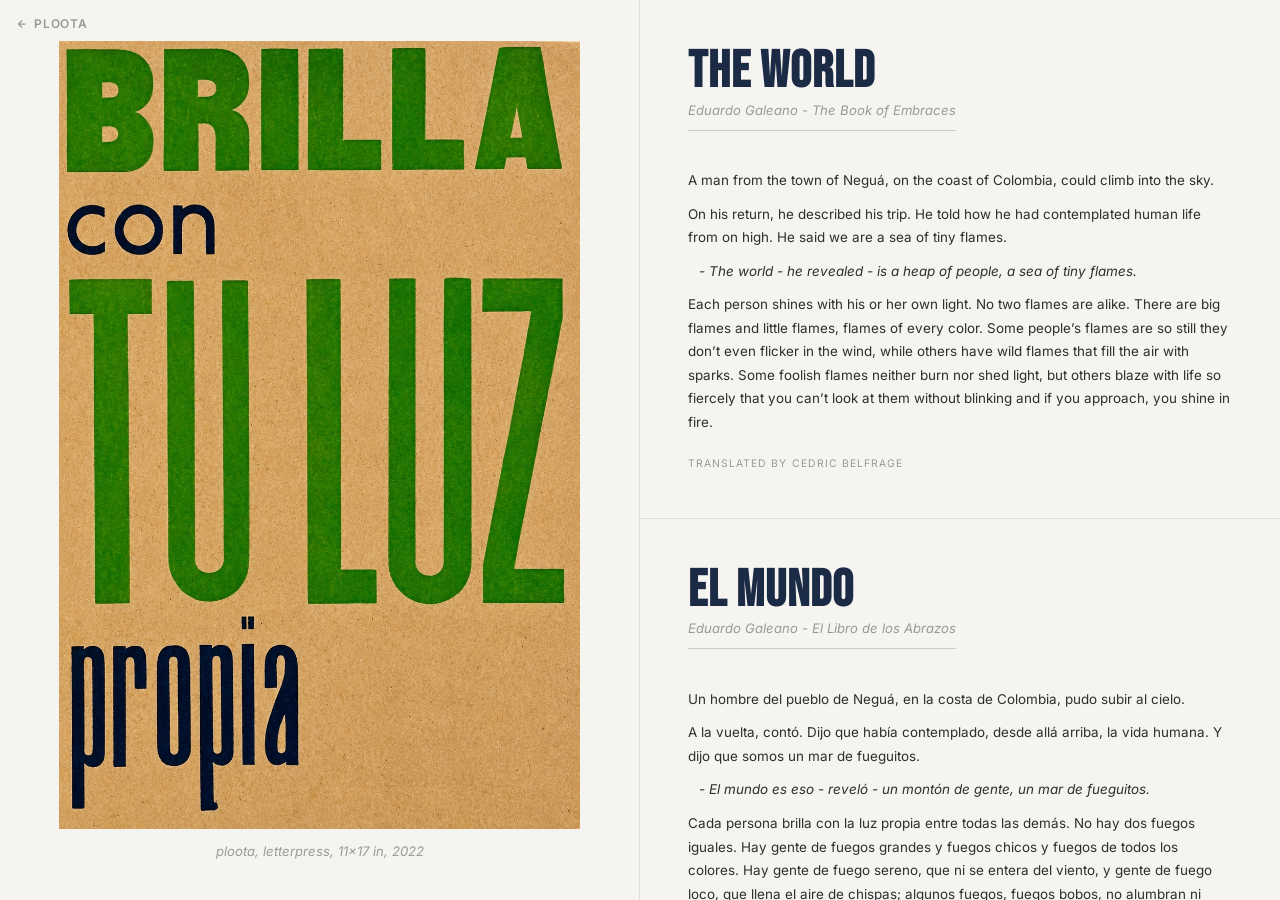
<file: wordscraftcode/index.html>
<!DOCTYPE html>
<html lang="en">
<head>
  <meta charset="UTF-8" />
  <meta name="viewport" content="width=device-width, initial-scale=1.0" />
  <title>wordscraftcode</title>
  <link rel="preconnect" href="https://fonts.googleapis.com" />
  <link rel="preconnect" href="https://fonts.gstatic.com" crossorigin />
  <link href="https://fonts.googleapis.com/css2?family=Bebas+Neue&family=Inter:wght@400;500&display=swap" rel="stylesheet" />
  <style>
    *, *::before, *::after {
      box-sizing: border-box;
      margin: 0;
      padding: 0;
    }

    :root {
      --navy: #1b2a45;
      --body: #2e2e2e;
      --muted: #999;
      --rule: #ddd;
    }

    html, body {
      height: 100%;
    }

    body {
      background: #f5f4f0;
      display: grid;
      grid-template-columns: 1fr 1fr;
      height: 100vh;
      font-family: 'Inter', sans-serif;
    }

    /* ── Left column ── */
    .col-image {
      height: 100vh;
      position: sticky;
      top: 0;
      display: flex;
      flex-direction: column;
      align-items: center;
      justify-content: center;
      padding: 2.5rem;
      border-right: 1px solid var(--rule);
      overflow: hidden;
    }

    .col-image img {
      display: block;
      max-width: 100%;
      max-height: calc(100vh - 7rem);
      width: auto;
      height: auto;
      object-fit: contain;
    }

    .col-image figcaption {
      margin-top: 0.9rem;
      font-size: 0.82rem;
      font-style: italic;
      color: var(--muted);
      text-align: center;
    }

    /* ── Right column ── */
    .col-text {
      height: 100vh;
      display: flex;
      flex-direction: column;
      overflow-y: auto;
    }

    .section {
      flex: 0 0 auto;
      display: flex;
      flex-direction: column;
      justify-content: center;
      padding: 3rem 3rem;
      min-height: 50vh;
    }

    /* ── Divider between sections ── */
    .section + .section {
      border-top: 1px solid var(--rule);
    }

    /* ── Responsive: stack on small screens ── */
    @media (max-width: 700px) {
      body {
        display: block;
        height: auto;
        overflow: auto;
      }
      .col-image {
        position: static;
        height: auto;
        padding: 2rem 1.5rem 1.5rem;
        border-right: none;
        border-bottom: 1px solid var(--rule);
      }
      .col-image img {
        max-height: 60vw;
      }
      .col-text {
        height: auto;
        overflow: visible;
      }
      .section {
        min-height: auto;
        padding: 2rem 1.5rem;
      }
    }

    /* ── Title + author + rule grouped to constrain rule width ── */
    .section__head {
      width: fit-content;
      margin-bottom: 1.2rem;
    }

    /* ── Title ── */
    .section__title {
      font-family: 'Bebas Neue', sans-serif;
      font-size: clamp(2.25rem, 4.1vw, 4.1rem);
      line-height: 0.9;
      color: var(--navy);
      letter-spacing: 0.02em;
      margin-bottom: 0.4rem;
    }

    /* ── Author ── */
    .section__author {
      font-size: 0.82rem;
      font-style: italic;
      color: var(--muted);
      margin-bottom: 0.75rem;
    }

    /* ── Rule ── */
    .section__rule {
      border: none;
      border-top: 1px solid var(--navy);
      width: 100%;
      margin-bottom: 0;
      opacity: 0.2;
    }

    /* ── Poem text ── */
    .section__text {
      margin-top: 1.2rem;
      font-size: clamp(0.78rem, 1.05vw, 0.9rem);
      line-height: 1.75;
      color: var(--body);
    }

    .section__text p {
      margin-bottom: 0.75em;
    }

    .section__text p:last-child {
      margin-bottom: 0;
    }

    .section__text .dialogue {
      font-style: italic;
      padding-left: 0.8em;
    }

    /* ── Translator credit ── */
    .section__credit {
      margin-top: 1.4rem;
      font-size: 0.65rem;
      letter-spacing: 0.1em;
      text-transform: uppercase;
      color: var(--muted);
    }
  </style>
</head>
<body>

  <a href="/" style="
    position: fixed;
    top: 1rem;
    left: 1rem;
    z-index: 100;
    font-family: 'Inter', sans-serif;
    font-size: 0.75rem;
    font-weight: 600;
    letter-spacing: 0.08em;
    text-transform: uppercase;
    color: #999;
    text-decoration: none;
    display: flex;
    align-items: center;
    gap: 0.35rem;
    transition: color 0.15s;
  " onmouseover="this.style.color='#2e2e2e'" onmouseout="this.style.color='#999'" aria-label="Back to ploota">
    <svg width="12" height="12" viewBox="0 0 24 24" fill="none" stroke="currentColor" stroke-width="2.5"><path d="M19 12H5M12 5l-7 7 7 7"/></svg>
    ploota
  </a>

  <!-- Left: image -->
  <figure class="col-image">
    <img src="letterpress-2.jpg" alt="Brilla con tu luz propia — letterpress poster" />
    <figcaption>ploota, letterpress, 11×17 in, 2022</figcaption>
  </figure>

  <!-- Right: text -->
  <div class="col-text">

    <div class="section section--en">
      <div class="section__head">
        <h1 class="section__title">The World</h1>
        <p class="section__author">Eduardo Galeano - The Book of Embraces</p>
        <hr class="section__rule" />
      </div>
      <div class="section__text">
        <p>A man from the town of Neguá, on the coast of Colombia, could climb into the sky.</p>
        <p>On his return, he described his trip. He told how he had contemplated human life from on high. He said we are a sea of tiny flames.</p>
        <p class="dialogue">- The world - he revealed - is a heap of people, a sea of tiny flames.</p>
        <p>Each person shines with his or her own light. No two flames are alike. There are big flames and little flames, flames of every color. Some people&rsquo;s flames are so still they don&rsquo;t even flicker in the wind, while others have wild flames that fill the air with sparks. Some foolish flames neither burn nor shed light, but others blaze with life so fiercely that you can&rsquo;t look at them without blinking and if you approach, you shine in fire.</p>
      </div>
      <p class="section__credit">Translated by Cedric Belfrage</p>
    </div>

    <div class="section section--es">
      <div class="section__head">
        <h1 class="section__title">El Mundo</h1>
        <p class="section__author">Eduardo Galeano - El Libro de los Abrazos</p>
        <hr class="section__rule" />
      </div>
      <div class="section__text">
        <p>Un hombre del pueblo de Neguá, en la costa de Colombia, pudo subir al cielo.</p>
        <p>A la vuelta, contó. Dijo que había contemplado, desde allá arriba, la vida humana. Y dijo que somos un mar de fueguitos.</p>
        <p class="dialogue">- El mundo es eso - reveló - un montón de gente, un mar de fueguitos.</p>
        <p>Cada persona brilla con la luz propia entre todas las demás. No hay dos fuegos iguales. Hay gente de fuegos grandes y fuegos chicos y fuegos de todos los colores. Hay gente de fuego sereno, que ni se entera del viento, y gente de fuego loco, que llena el aire de chispas; algunos fuegos, fuegos bobos, no alumbran ni queman, pero otros arden la vida con tantas ganas que no se puede mirarlos sin parpadear, y quien se acerca se enciende.</p>
      </div>
    </div>

  </div>

</body>
</html>
</file>
<file: paulaiverse/style.css>
/* paulaiverse — Styles */

/* ─── Design Tokens ────────────────────────────────────────────────────── */
:root, [data-theme="light"] {
  --text-xs:   clamp(0.75rem,  0.7rem  + 0.25vw, 0.875rem);
  --text-sm:   clamp(0.875rem, 0.8rem  + 0.35vw, 1rem);
  --text-base: clamp(1rem,     0.95rem + 0.25vw, 1.125rem);
  --text-lg:   clamp(1.125rem, 1rem    + 0.75vw, 1.5rem);
  --text-xl:   clamp(1.5rem,   1.2rem  + 1.25vw, 2.25rem);
  --text-2xl:  clamp(2rem,     1.2rem  + 2.5vw,  3.5rem);
  --text-3xl:  clamp(2.5rem,   1rem    + 4vw,    5rem);

  --space-1: 0.25rem; --space-2: 0.5rem; --space-3: 0.75rem;
  --space-4: 1rem;    --space-5: 1.25rem; --space-6: 1.5rem;
  --space-8: 2rem;    --space-10: 2.5rem; --space-12: 3rem;
  --space-16: 4rem;   --space-20: 5rem;   --space-24: 6rem;

  --color-bg:              #f5f4f0;
  --color-surface:         #f9f8f5;
  --color-surface-2:       #ffffff;
  --color-surface-offset:  #edeae4;
  --color-border:          #d8d5ce;
  --color-divider:         #e3e0da;
  --color-text:            #1e1c17;
  --color-text-muted:      #726f68;
  --color-text-faint:      #b8b5af;
  --color-text-inverse:    #f5f4f0;

  /* Primary — deep indigo-violet for a research/knowledge feel */
  --color-primary:         #4c3fd4;
  --color-primary-hover:   #3a2fb8;
  --color-primary-active:  #2a208a;
  --color-primary-highlight: #e0ddf8;
  --color-primary-muted:   #dddaf7;

  /* Secondary accent — amber for both/overlap topics */
  --color-both:            #b45309;
  --color-both-bg:         #fef3c7;
  --color-both-border:     #fcd34d;

  /* PM — teal */
  --color-pm:              #0f766e;
  --color-pm-bg:           #ccfbf1;
  --color-pm-border:       #5eead4;

  /* HFR — rose */
  --color-hfr:             #be185d;
  --color-hfr-bg:          #fce7f3;
  --color-hfr-border:      #f9a8d4;

  --radius-sm: 0.375rem;
  --radius-md: 0.5rem;
  --radius-lg: 0.75rem;
  --radius-xl: 1.25rem;
  --radius-full: 9999px;

  --shadow-sm: 0 1px 3px rgba(0,0,0,0.07);
  --shadow-md: 0 4px 14px rgba(0,0,0,0.09);
  --shadow-lg: 0 12px 32px rgba(0,0,0,0.11);

  --content-default: 1140px;
  --transition: 180ms cubic-bezier(0.16, 1, 0.3, 1);

  --font-display: 'Cabinet Grotesk', 'Helvetica Neue', sans-serif;
  --font-body: 'Satoshi', 'Inter', sans-serif;
}

[data-theme="dark"] {
  --color-bg:              #13120f;
  --color-surface:         #1a1917;
  --color-surface-2:       #21201d;
  --color-surface-offset:  #1e1d1a;
  --color-border:          #353330;
  --color-divider:         #292826;
  --color-text:            #d4d2ce;
  --color-text-muted:      #7a7872;
  --color-text-faint:      #56544f;
  --color-text-inverse:    #1a1917;

  --color-primary:         #7b6ee8;
  --color-primary-hover:   #9485ef;
  --color-primary-active:  #a99df3;
  --color-primary-highlight: #2a2650;
  --color-primary-muted:   #231f42;

  --color-both:            #fbbf24;
  --color-both-bg:         #2d2407;
  --color-both-border:     #78490a;

  --color-pm:              #34d399;
  --color-pm-bg:           #052e22;
  --color-pm-border:       #065f46;

  --color-hfr:             #f472b6;
  --color-hfr-bg:          #2d0a1a;
  --color-hfr-border:      #831843;

  --shadow-sm: 0 1px 3px rgba(0,0,0,0.3);
  --shadow-md: 0 4px 14px rgba(0,0,0,0.4);
  --shadow-lg: 0 12px 32px rgba(0,0,0,0.5);
}

@media (prefers-color-scheme: dark) {
  :root:not([data-theme]) {
    --color-bg:              #13120f;
    --color-surface:         #1a1917;
    --color-surface-2:       #21201d;
    --color-surface-offset:  #1e1d1a;
    --color-border:          #353330;
    --color-divider:         #292826;
    --color-text:            #d4d2ce;
    --color-text-muted:      #7a7872;
    --color-text-faint:      #56544f;
    --color-text-inverse:    #1a1917;
    --color-primary:         #7b6ee8;
    --color-primary-hover:   #9485ef;
    --color-primary-active:  #a99df3;
    --color-primary-highlight: #2a2650;
    --color-primary-muted:   #231f42;
    --color-both:            #fbbf24;
    --color-both-bg:         #2d2407;
    --color-both-border:     #78490a;
    --color-pm:              #34d399;
    --color-pm-bg:           #052e22;
    --color-pm-border:       #065f46;
    --color-hfr:             #f472b6;
    --color-hfr-bg:          #2d0a1a;
    --color-hfr-border:      #831843;
    --shadow-sm: 0 1px 3px rgba(0,0,0,0.3);
    --shadow-md: 0 4px 14px rgba(0,0,0,0.4);
    --shadow-lg: 0 12px 32px rgba(0,0,0,0.5);
  }
}

/* ─── Base ──────────────────────────────────────────────────────────────── */
*, *::before, *::after { box-sizing: border-box; margin: 0; padding: 0; }

html {
  -webkit-font-smoothing: antialiased;
  text-rendering: optimizeLegibility;
  scroll-behavior: smooth;
  scroll-padding-top: var(--space-20);
}

body {
  min-height: 100dvh;
  font-family: var(--font-body);
  font-size: var(--text-base);
  color: var(--color-text);
  background-color: var(--color-bg);
  line-height: 1.65;
}

img, svg { display: block; max-width: 100%; }
h1,h2,h3,h4 { text-wrap: balance; line-height: 1.2; font-family: var(--font-display); }
p, li { text-wrap: pretty; }
a { color: inherit; text-decoration: none; }
button { cursor: pointer; background: none; border: none; font: inherit; color: inherit; }

::selection { background: var(--color-primary-muted); color: var(--color-text); }
:focus-visible { outline: 2px solid var(--color-primary); outline-offset: 3px; border-radius: var(--radius-sm); }

/* ─── Nav ───────────────────────────────────────────────────────────────── */
.nav {
  position: sticky;
  top: 0;
  z-index: 100;
  background: var(--color-bg);
  border-bottom: 1px solid var(--color-divider);
  backdrop-filter: blur(12px);
  -webkit-backdrop-filter: blur(12px);
}

.nav-inner {
  max-width: var(--content-default);
  margin: 0 auto;
  padding: var(--space-3) var(--space-6);
  display: flex;
  align-items: center;
  justify-content: space-between;
  gap: var(--space-4);
  flex-wrap: wrap;
}

.logo {
  display: flex;
  align-items: center;
  gap: var(--space-3);
  text-decoration: none;
}

.logo-text {
  font-family: var(--font-display);
  font-size: var(--text-lg);
  font-weight: 800;
  color: var(--color-text);
  letter-spacing: -0.02em;
}

.logo-accent { color: var(--color-primary); }

.logo-gradient {
  background: linear-gradient(135deg, var(--color-primary) 0%, #a855f7 100%);
  -webkit-background-clip: text;
  -webkit-text-fill-color: transparent;
  background-clip: text;
}

.nav-actions {
  display: flex;
  align-items: center;
  gap: var(--space-4);
  flex-wrap: wrap;
}

.filter-pills {
  display: flex;
  align-items: center;
  gap: var(--space-2);
  flex-wrap: wrap;
}

.pill {
  font-size: var(--text-sm);
  font-family: var(--font-body);
  font-weight: 500;
  padding: var(--space-1) var(--space-3);
  border-radius: var(--radius-full);
  border: 1.5px solid var(--color-border);
  background: transparent;
  color: var(--color-text-muted);
  transition: all var(--transition);
}

.pill:hover {
  border-color: var(--color-primary);
  color: var(--color-primary);
}

.pill.active {
  background: var(--color-primary);
  border-color: var(--color-primary);
  color: white;
}

.theme-toggle {
  width: 36px;
  height: 36px;
  border-radius: var(--radius-full);
  display: flex;
  align-items: center;
  justify-content: center;
  color: var(--color-text-muted);
  border: 1.5px solid var(--color-border);
  transition: all var(--transition);
}

.theme-toggle:hover {
  color: var(--color-text);
  border-color: var(--color-primary);
}

/* ─── Hero ──────────────────────────────────────────────────────────────── */
.hero {
  padding: clamp(var(--space-16), 8vw, var(--space-24)) var(--space-6) clamp(var(--space-12), 5vw, var(--space-20));
  border-bottom: 1px solid var(--color-divider);
  background: linear-gradient(160deg, var(--color-bg) 0%, var(--color-primary-muted) 100%);
}

.hero-inner {
  max-width: var(--content-default);
  margin: 0 auto;
}

.hero-eyebrow {
  font-size: var(--text-sm);
  font-weight: 500;
  color: var(--color-primary);
  letter-spacing: 0.06em;
  text-transform: uppercase;
  margin-bottom: var(--space-4);
}

.hero-title {
  font-size: clamp(2rem, 5vw, 5rem);
  font-weight: 800;
  letter-spacing: -0.04em;
  color: var(--color-text);
  margin-bottom: var(--space-5);
  line-height: 1.1;
  white-space: nowrap;
}

@media (max-width: 600px) {
  .hero-title { white-space: normal; }
}

.plain-text {
  color: var(--color-text);
  -webkit-text-fill-color: var(--color-text);
}

.gradient-text {
  background: linear-gradient(135deg, var(--color-primary) 0%, #a855f7 100%);
  -webkit-background-clip: text;
  -webkit-text-fill-color: transparent;
  background-clip: text;
}

.hero-subtitle {
  font-size: clamp(1rem, 1.5vw, 1.35rem);
  color: var(--color-text-muted);
  max-width: 900px;
  line-height: 1.6;
  margin-bottom: var(--space-10);
  white-space: nowrap;
}

@media (max-width: 860px) {
  .hero-subtitle { white-space: normal; }
}

.hero-stats {
  display: flex;
  align-items: center;
  gap: var(--space-6);
  flex-wrap: wrap;
}

.stat {
  display: flex;
  flex-direction: column;
  gap: var(--space-1);
}

.stat-num {
  font-family: var(--font-display);
  font-size: var(--text-xl);
  font-weight: 800;
  color: var(--color-primary);
  line-height: 1;
}

.stat-label {
  font-size: var(--text-xs);
  color: var(--color-text-faint);
  font-weight: 500;
  text-transform: uppercase;
  letter-spacing: 0.05em;
}

.stat-divider {
  width: 1px;
  height: 40px;
  background: var(--color-divider);
}

/* ─── Legend bar ────────────────────────────────────────────────────────── */
.legend-bar {
  background: var(--color-surface);
  border-bottom: 1px solid var(--color-divider);
  padding: var(--space-3) var(--space-6);
}

.legend-inner {
  max-width: var(--content-default);
  margin: 0 auto;
  display: flex;
  align-items: center;
  gap: var(--space-3);
  flex-wrap: wrap;
}

.legend-filter-row {
  gap: var(--space-2);
}

.legend-label {
  font-size: var(--text-xs);
  font-weight: 600;
  text-transform: uppercase;
  letter-spacing: 0.06em;
  color: var(--color-text-faint);
  margin-right: var(--space-1);
}

/* ─── Badges ────────────────────────────────────────────────────────────── */
.badge {
  display: inline-flex;
  align-items: center;
  font-size: var(--text-xs);
  font-weight: 600;
  padding: 2px 8px;
  border-radius: var(--radius-full);
  border: 1.5px solid;
  white-space: nowrap;
}

.badge-both {
  color: var(--color-both);
  background: var(--color-both-bg);
  border-color: var(--color-both-border);
}

.badge-pm {
  color: var(--color-pm);
  background: var(--color-pm-bg);
  border-color: var(--color-pm-border);
}

.badge-hfr {
  color: var(--color-hfr);
  background: var(--color-hfr-bg);
  border-color: var(--color-hfr-border);
}

.badge-tpm {
  color: #4c3fd4;
  background: rgba(76, 63, 212, 0.08);
  border-color: rgba(76, 63, 212, 0.25);
}

[data-theme="dark"] .badge-tpm {
  color: #a855f7;
  background: rgba(168, 85, 247, 0.12);
  border-color: rgba(168, 85, 247, 0.3);
}

/* ─── Main grid ─────────────────────────────────────────────────────────── */
.main {
  max-width: var(--content-default);
  margin: 0 auto;
  padding: var(--space-10) var(--space-6) var(--space-20);
}

.topics-grid {
  display: grid;
  grid-template-columns: repeat(auto-fill, minmax(min(360px, 100%), 1fr));
  gap: var(--space-6);
  align-items: start;
}

.empty-msg {
  text-align: center;
  color: var(--color-text-muted);
  padding: var(--space-20) 0;
  font-size: var(--text-lg);
}

/* ─── Cards ─────────────────────────────────────────────────────────────── */
.card {
  background: var(--color-surface);
  border: 1px solid var(--color-border);
  border-radius: var(--radius-xl);
  overflow: hidden;
  display: flex;
  flex-direction: column;
  transition: box-shadow var(--transition), transform var(--transition);
}

.card:hover {
  box-shadow: var(--shadow-lg);
  transform: translateY(-2px);
}

/* Left accent stripe by category */
.card-both   { border-left: 4px solid var(--color-both-border); }
.card-pm     { border-left: 4px solid var(--color-pm-border); }
.card-hfr    { border-left: 4px solid var(--color-hfr-border); }

.card-header {
  padding: var(--space-5) var(--space-6) var(--space-4);
  border-bottom: 1px solid var(--color-divider);
  display: flex;
  flex-direction: column;
  gap: var(--space-2);
}

.card-title {
  font-size: var(--text-lg);
  font-weight: 800;
  color: var(--color-text);
  letter-spacing: -0.02em;
}

.card-tagline {
  font-size: var(--text-sm);
  color: var(--color-text-muted);
  font-style: italic;
}

.card-body {
  padding: var(--space-5) var(--space-6);
  display: flex;
  flex-direction: column;
  gap: var(--space-4);
  flex: 1;
}

.card-summary {
  font-size: var(--text-sm);
  color: var(--color-text-muted);
  line-height: 1.7;
}

/* Why it matters */
.why-matters {
  display: flex;
  flex-direction: column;
  gap: var(--space-3);
  background: var(--color-surface-offset);
  border-radius: var(--radius-md);
  padding: var(--space-4) var(--space-5);
}

.why-item {
  display: flex;
  flex-direction: column;
  gap: var(--space-1);
}

.why-label {
  font-size: var(--text-xs);
  font-weight: 700;
  text-transform: uppercase;
  letter-spacing: 0.06em;
  color: var(--color-primary);
}

.why-item p {
  font-size: var(--text-sm);
  color: var(--color-text-muted);
  line-height: 1.6;
}

/* Key terms */
.key-terms {
  display: flex;
  flex-wrap: wrap;
  gap: var(--space-2);
}

.term {
  font-size: var(--text-xs);
  font-weight: 500;
  padding: 3px 10px;
  background: var(--color-primary-highlight);
  color: var(--color-primary);
  border-radius: var(--radius-full);
}

/* Card footer */
.card-footer {
  padding: var(--space-4) var(--space-6);
  border-top: 1px solid var(--color-divider);
  display: flex;
  justify-content: flex-end;
}

.learn-link {
  display: inline-flex;
  align-items: center;
  gap: var(--space-1);
  font-size: var(--text-sm);
  font-weight: 600;
  color: var(--color-primary);
  transition: color var(--transition), gap var(--transition);
}

.learn-link:hover {
  color: var(--color-primary-hover);
  gap: var(--space-2);
}

/* ─── New / Updated freshness badges ────────────────────────────────────── */
.card-header-row {
  display: flex;
  align-items: flex-start;
  justify-content: space-between;
  gap: var(--space-2);
}

.card-badges {
  display: flex;
  flex-wrap: wrap;
  gap: 4px;
  align-items: center;
}

.card-freshness {
  display: flex;
  gap: var(--space-1);
}

.badge-new {
  font-size: var(--text-xs);
  font-weight: 700;
  padding: 2px 7px;
  border-radius: var(--radius-full);
  background: var(--color-primary);
  color: white;
  letter-spacing: 0.04em;
  text-transform: uppercase;
}

.badge-updated {
  font-size: var(--text-xs);
  font-weight: 700;
  padding: 2px 7px;
  border-radius: var(--radius-full);
  background: var(--color-both-bg);
  color: var(--color-both);
  border: 1px solid var(--color-both-border);
  letter-spacing: 0.04em;
  text-transform: uppercase;
}

/* ─── Research questions ─────────────────────────────────────────────────── */
.research-qs {
  background: var(--color-primary-muted);
  border: 1px solid var(--color-primary-highlight);
  border-radius: var(--radius-md);
  padding: var(--space-4) var(--space-5);
  display: flex;
  flex-direction: column;
  gap: var(--space-3);
}


/* ── TPM questions (distinct color) ─────────────────────────── */
.tpm-qs {
  background: rgba(76, 63, 212, 0.05);
  border-color: rgba(76, 63, 212, 0.3);
}
.tpm-qs .rq-label {
  color: #4c3fd4;
}
[data-theme="dark"] .tpm-qs {
  background: rgba(168, 85, 247, 0.08);
  border-color: rgba(168, 85, 247, 0.3);
}
[data-theme="dark"] .tpm-qs .rq-label {
  color: #a855f7;
}

.rq-label {
  display: flex;
  align-items: center;
  gap: var(--space-2);
  font-size: var(--text-xs);
  font-weight: 700;
  text-transform: uppercase;
  letter-spacing: 0.07em;
  color: var(--color-primary);
}

.rq-list {
  list-style: none;
  display: flex;
  flex-direction: column;
  gap: var(--space-2);
  padding: 0;
}

.rq-list li {
  font-size: var(--text-sm);
  color: var(--color-text-muted);
  line-height: 1.6;
  padding-left: var(--space-4);
  position: relative;
}

.rq-list li::before {
  content: '?';
  position: absolute;
  left: 0;
  color: var(--color-primary);
  font-weight: 700;
  font-size: var(--text-xs);
}

/* ─── Changelog ──────────────────────────────────────────────────────────── */
.changelog {
  background: var(--color-surface);
  border-bottom: 1px solid var(--color-divider);
}

.changelog-inner {
  max-width: var(--content-default);
  margin: 0 auto;
  padding: 0 var(--space-6);
}

.cl-header {
  width: 100%;
  display: flex;
  align-items: center;
  justify-content: space-between;
  padding: var(--space-3) 0;
  cursor: pointer;
  background: none;
  border: none;
  color: var(--color-text-muted);
  font-family: var(--font-body);
  font-size: var(--text-sm);
  transition: color var(--transition);
}

.cl-header:hover { color: var(--color-text); }

.cl-title {
  display: flex;
  align-items: center;
  gap: var(--space-2);
  font-weight: 500;
}

.cl-arrow {
  transition: transform var(--transition);
  flex-shrink: 0;
}

.cl-content {
  max-height: 0;
  overflow: hidden;
  transition: max-height 0.3s ease;
}

.cl-content.cl-open {
  max-height: 400px;
}

.cl-list {
  list-style: none;
  padding: 0;
  padding-bottom: var(--space-4);
  display: flex;
  flex-direction: column;
  gap: var(--space-2);
}

.cl-entry {
  display: flex;
  align-items: baseline;
  gap: var(--space-3);
  font-size: var(--text-sm);
}

.cl-date {
  color: var(--color-primary);
  font-weight: 600;
  white-space: nowrap;
  flex-shrink: 0;
  font-size: var(--text-xs);
}

.cl-desc {
  color: var(--color-text-muted);
}

/* ─── Footer ─────────────────────────────────────────────────────────────── */
.footer {
  border-top: 1px solid var(--color-divider);
  padding: var(--space-8) var(--space-6);
  display: flex;
  flex-direction: column;
  align-items: center;
  gap: var(--space-2);
  text-align: center;
  background: var(--color-surface);
}

.footer-note {
  font-size: var(--text-sm);
  color: var(--color-text-muted);
  font-style: italic;
}

.footer-credit {
  font-size: var(--text-xs);
  color: var(--color-text-faint);
  transition: color var(--transition);
}

.footer-credit:hover { color: var(--color-primary); }

/* ─── Responsive ─────────────────────────────────────────────────────────── */
@media (max-width: 640px) {
  .nav-inner {
    padding: var(--space-3) var(--space-4);
    gap: var(--space-3);
  }

  .hero {
    padding: var(--space-12) var(--space-4) var(--space-10);
  }

  .legend-inner {
    gap: var(--space-3);
    padding: var(--space-3) var(--space-4);
  }

  .main {
    padding: var(--space-6) var(--space-4) var(--space-16);
  }

  .hero-stats {
    gap: var(--space-4);
  }

  .stat-divider { display: none; }

  .filter-pills { gap: var(--space-1); }

  .pill {
    font-size: var(--text-xs);
    padding: 2px var(--space-2);
  }
}
</file>
